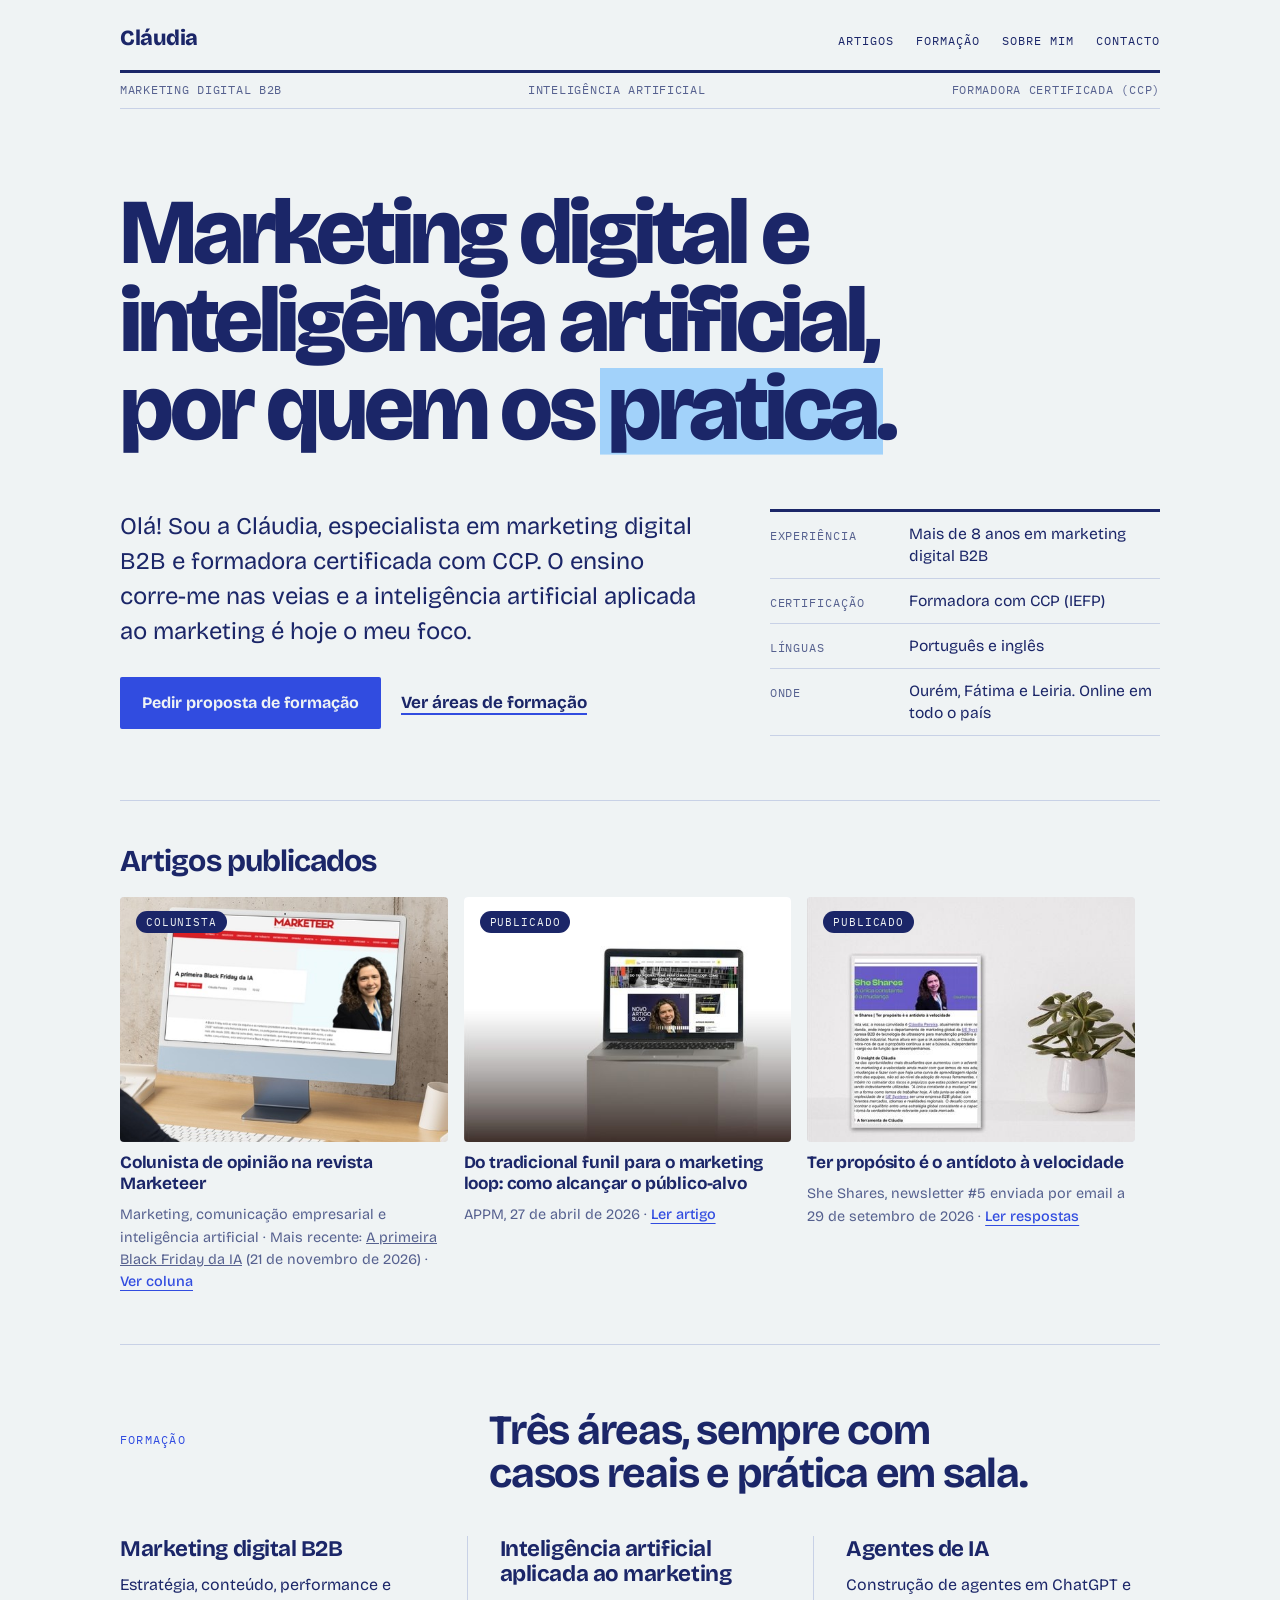
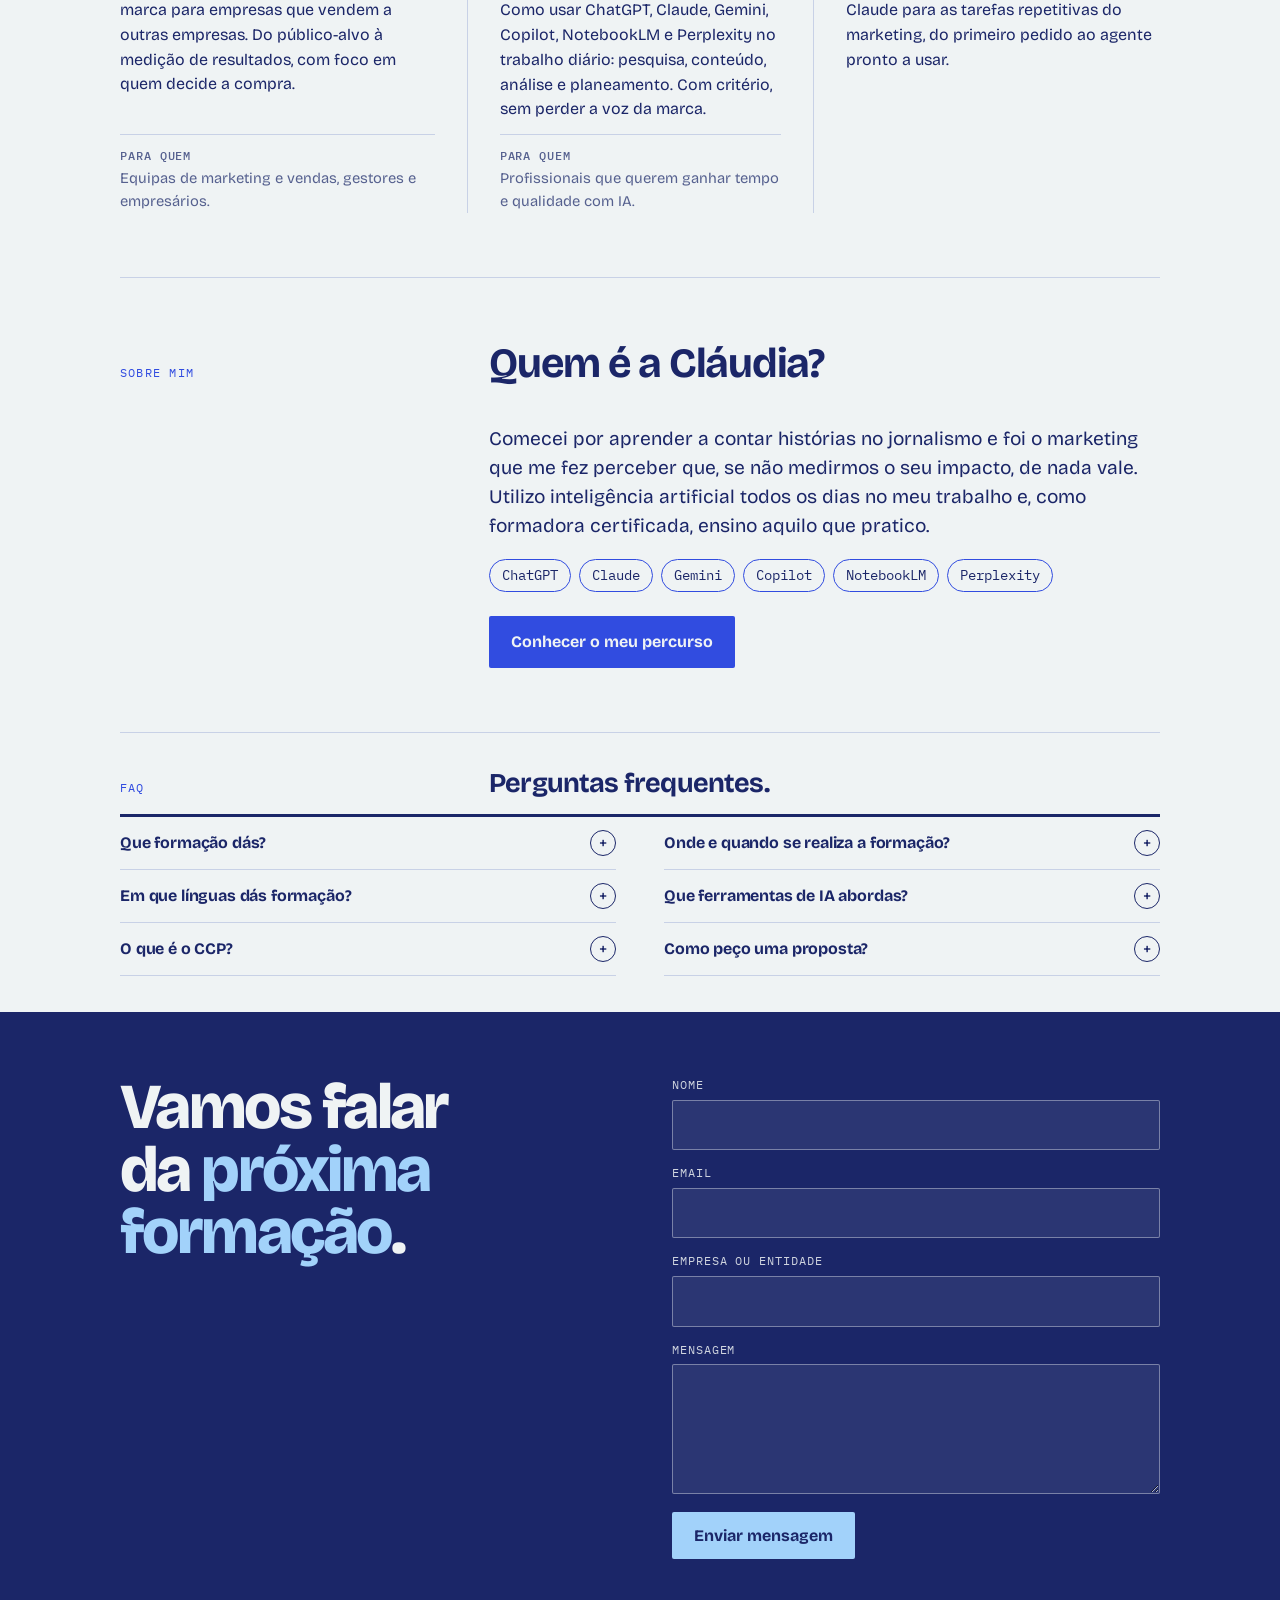
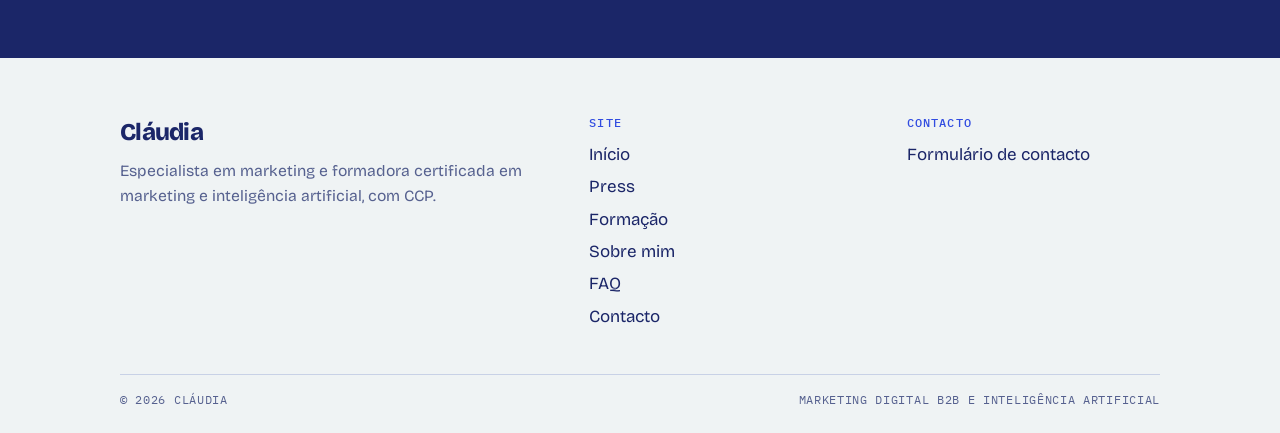
<file: index.html>
<!DOCTYPE html>
<html lang="pt-PT">
<head>
<meta charset="utf-8">
<meta name="viewport" content="width=device-width, initial-scale=1">
<title>Cláudia, Marketing B2B e IA</title>
<meta name="description" content="Cláudia, especialista em marketing digital B2B e formadora certificada (CCP). Formação em marketing B2B, inteligência artificial aplicada ao marketing e agentes de IA. Ourém, Fátima, Leiria e online.">
<meta property="og:type" content="website">
<meta property="og:locale" content="pt_PT">
<meta property="og:title" content="Cláudia, Marketing B2B e IA">
<meta property="og:description" content="Especialista em marketing digital B2B e formadora certificada. Formação em marketing B2B, inteligência artificial e agentes de IA.">
<link rel="canonical" href="https://claudiathemarketeer.netlify.app/">
<meta name="robots" content="index,follow,max-image-preview:large">
<meta name="author" content="Cláudia">
<meta property="og:url" content="https://claudiathemarketeer.netlify.app/">
<meta property="og:site_name" content="Cláudia">
<meta property="og:image" content="https://claudiathemarketeer.netlify.app/images/og-cover.jpg">
<meta property="og:image:width" content="1200">
<meta property="og:image:height" content="630">
<meta property="og:image:alt" content="Cláudia, marketing digital B2B e IA">
<meta name="twitter:card" content="summary_large_image">
<meta name="theme-color" content="#1B2668">
<link rel="alternate" type="text/plain" href="https://claudiathemarketeer.netlify.app/llms.txt" title="llms.txt">
<link rel="icon" href="favicon.svg" type="image/svg+xml">
<link rel="preconnect" href="https://fonts.googleapis.com">
<link rel="preconnect" href="https://fonts.gstatic.com" crossorigin>
<link href="https://fonts.googleapis.com/css2?family=Bricolage+Grotesque:opsz,wght@12..96,400;12..96,500;12..96,700;12..96,800&family=IBM+Plex+Mono:wght@400;500&display=swap" rel="stylesheet">
<link rel="stylesheet" href="style.css">
<script type="application/ld+json">{"@context": "https://schema.org", "@graph": [{"@type": "Person", "@id": "https://claudiathemarketeer.netlify.app/#claudia", "name": "Cláudia", "url": "https://claudiathemarketeer.netlify.app/", "image": "https://claudiathemarketeer.netlify.app/images/claudia-pereira.jpg", "jobTitle": "Especialista em marketing digital B2B e formadora certificada (CCP)", "worksFor": {"@type": "Organization", "name": "UE Systems"}, "address": {"@type": "PostalAddress", "addressLocality": "Ourém", "addressCountry": "PT"}, "knowsLanguage": ["pt", "en"], "description": "Especialista em marketing digital B2B, com foco em marca e performance, formadora de inteligência artificial aplicada ao marketing e colunista de opinião na revista Marketeer.", "sameAs": ["https://marketeer.sapo.pt/colunista/claudia-pereira/"], "knowsAbout": ["Marketing digital B2B", "Comunicação empresarial", "Inteligência artificial aplicada ao marketing"]}, {"@type": "WebSite", "@id": "https://claudiathemarketeer.netlify.app/#website", "url": "https://claudiathemarketeer.netlify.app/", "name": "Cláudia", "inLanguage": "pt-PT", "publisher": {"@id": "https://claudiathemarketeer.netlify.app/#claudia"}}, {"@type": "WebPage", "@id": "https://claudiathemarketeer.netlify.app/#webpage", "url": "https://claudiathemarketeer.netlify.app/", "name": "Cláudia, Marketing B2B e IA", "isPartOf": {"@id": "https://claudiathemarketeer.netlify.app/#website"}, "about": {"@id": "https://claudiathemarketeer.netlify.app/#claudia"}, "primaryImageOfPage": "https://claudiathemarketeer.netlify.app/images/og-cover.jpg", "inLanguage": "pt-PT"}, {"@type": "ProfessionalService", "name": "Formação em marketing digital B2B e IA", "provider": {"@id": "https://claudiathemarketeer.netlify.app/#claudia"}, "areaServed": ["Ourém", "Fátima", "Leiria", "Portugal", "Europa"], "serviceType": ["Formação em marketing digital B2B", "Formação em inteligência artificial aplicada ao marketing", "Formação em agentes de IA"]}, {"@type": "OpinionNewsArticle", "headline": "A primeira Black Friday da IA", "url": "https://marketeer.sapo.pt/a-primeira-black-friday-da-ia/", "datePublished": "2026-11-21", "inLanguage": "pt-PT", "author": {"@id": "https://claudiathemarketeer.netlify.app/#claudia"}, "publisher": {"@type": "Organization", "name": "Marketeer", "url": "https://marketeer.sapo.pt/"}}]}</script>
</head>
<body>
<div class="wrap">
  <header>
    <div class="masthead">
      <a class="name" href="#topo">Cláudia</a>
      <nav class="nav" aria-label="Secções">
        <a href="#artigos">Artigos</a>
        <a href="#formacao">Formação</a>
        <a href="sobre-mim.html">Sobre mim</a>
        <a href="#contacto">Contacto</a>
      </nav>
    </div>
    <div class="dateline">
      <span>Marketing digital B2B</span>
      <span>Inteligência artificial</span>
      <span>Formadora certificada (CCP)</span>
    </div>
  </header>

  <main id="topo">
    <div class="hero">
      <h1>Marketing digital e inteligência artificial, por quem os <mark>pratica</mark>.</h1>
      <div class="hero-grid">
        <div>
          <p class="lead">Olá! Sou a Cláudia, especialista em marketing digital B2B e formadora certificada com CCP. O ensino corre-me nas veias e a inteligência artificial aplicada ao marketing é hoje o meu foco.</p>
          <div class="actions">
            <a class="btn" href="#contacto">Pedir proposta de formação</a>
            <a class="link" href="#formacao">Ver áreas de formação</a>
          </div>
        </div>
        <div class="side">
        <dl class="ficha">
          <div><dt>Experiência</dt><dd>Mais de 8 anos em marketing digital B2B</dd></div>
          <div><dt>Certificação</dt><dd>Formadora com CCP (IEFP)</dd></div>
          <div><dt>Línguas</dt><dd>Português e inglês</dd></div>
          <div><dt>Onde</dt><dd>Ourém, Fátima e Leiria. Online em todo o país</dd></div>
        </dl>
        </div>
      </div>
    </div>

    <section id="artigos" aria-labelledby="art-t">
      <div class="art-head">
        <h2 id="art-t">Artigos publicados</h2>
        <div class="art-nav" id="art-nav" hidden>
          <button type="button" id="art-prev" aria-label="Artigos anteriores">&larr;</button>
          <button type="button" id="art-next" aria-label="Artigos seguintes">&rarr;</button>
        </div>
      </div>
      <ul class="track" id="art-track" tabindex="0" aria-label="Artigos publicados">
        <li class="card">
          <div class="cover photo"><span class="pill out">Colunista</span><img src="images/marketeer-colunista.jpg" alt="Cláudia, colunista de opinião na revista Marketeer" width="480" height="360" loading="lazy"></div>
          <b><a href="https://marketeer.sapo.pt/colunista/claudia-pereira/">Colunista de opinião na revista Marketeer</a></b>
          <span class="meta">Marketing, comunicação empresarial e inteligência artificial · Mais recente: <a href="https://marketeer.sapo.pt/a-primeira-black-friday-da-ia/">A primeira Black Friday da IA</a> (21 de novembro de 2026) · <a class="read" href="https://marketeer.sapo.pt/colunista/claudia-pereira/">Ver coluna</a></span>
        </li>
        <li class="card">
          <div class="cover photo"><span class="pill out">Publicado</span><img src="images/artigo-appm.jpg" alt="Artigo no blogue da APPM aberto num portátil" width="480" height="360"></div>
          <b><a href="https://appm.pt/marketing-loop-publico-alvo/">Do tradicional funil para o marketing loop: como alcançar o público-alvo</a></b>
          <span class="meta">APPM, 27 de abril de 2026 · <a class="read" href="https://appm.pt/marketing-loop-publico-alvo/">Ler artigo</a></span>
        </li>
        <li class="card">
          <div class="cover photo"><span class="pill out">Publicado</span><img src="images/she-shares.jpg" alt="Edição da newsletter She Shares com Cláudia" width="480" height="360"></div>
          <b><a href="she-shares-5.html">Ter propósito é o antídoto à velocidade</a></b>
          <span class="meta">She Shares, newsletter #5 enviada por email a 29 de setembro de 2026 · <a class="read" href="she-shares-5.html">Ler respostas</a></span>
        </li>
      </ul>
    </section>

    <section id="formacao">
      <div class="sec-head">
        <span class="kicker">Formação</span>
        <h2>Três áreas, sempre com casos reais e prática em sala.</h2>
      </div>
      <div class="cols">
        <article class="col">
          <h3>Marketing digital B2B</h3>
          <p>Estratégia, conteúdo, performance e marca para empresas que vendem a outras empresas. Do público-alvo à medição de resultados, com foco em quem decide a compra.</p>
          <p class="for"><b>Para quem</b>Equipas de marketing e vendas, gestores e empresários.</p>
        </article>
        <article class="col">
          <h3>Inteligência artificial aplicada ao marketing</h3>
          <p>Como usar ChatGPT, Claude, Gemini, Copilot, NotebookLM e Perplexity no trabalho diário: pesquisa, conteúdo, análise e planeamento. Com critério, sem perder a voz da marca.</p>
          <p class="for"><b>Para quem</b>Profissionais que querem ganhar tempo e qualidade com IA.</p>
        </article>
        <article class="col">
          <h3>Agentes de IA</h3>
          <p>Construção de agentes em ChatGPT e Claude para as tarefas repetitivas do marketing, do primeiro pedido ao agente pronto a usar.</p>
        </article>
      </div>
    </section>

    <section id="sobre">
      <div class="sec-head">
        <span class="kicker">Sobre mim</span>
        <h2>Quem é a Cláudia?</h2>
      </div>
      <div class="about">
        <div class="about-text">
          <p>Comecei por aprender a contar histórias no jornalismo e foi o marketing que me fez perceber que, se não medirmos o seu impacto, de nada vale. Utilizo inteligência artificial todos os dias no meu trabalho e, como formadora certificada, ensino aquilo que pratico.</p>
          <ul class="chips" aria-label="Ferramentas de IA">
            <li>ChatGPT</li><li>Claude</li><li>Gemini</li><li>Copilot</li><li>NotebookLM</li><li>Perplexity</li>
          </ul>
          <div class="actions"><a class="btn" href="sobre-mim.html">Conhecer o meu percurso</a></div>
        </div>
      </div>
    </section>

    <section id="faq" aria-labelledby="faq-t">
      <div class="sec-head">
        <span class="kicker">FAQ</span>
        <h2 id="faq-t">Perguntas frequentes.</h2>
      </div>
      <div class="faq">
        <details class="qa">
          <summary>Que formação dás?</summary>
          <p>Dou formação em três áreas: marketing digital B2B, inteligência artificial aplicada ao marketing e agentes de IA. Cada formação parte de casos reais e tem prática em sala.</p>
        </details>
        <details class="qa">
          <summary>Onde e quando se realiza a formação?</summary>
          <p>Presencialmente em Ourém, Fátima e Leiria, ou em live training online para todo o país. Os horários são pós-laborais e/ou ao fim de semana.</p>
        </details>
        <details class="qa">
          <summary>Em que línguas dás formação?</summary>
          <p>Em português e em inglês.</p>
        </details>
        <details class="qa">
          <summary>Que ferramentas de IA abordas?</summary>
          <p>ChatGPT, Claude, Gemini, Copilot, NotebookLM e Perplexity. Nos agentes de IA, trabalho com ChatGPT e Claude.</p>
        </details>
        <details class="qa">
          <summary>O que é o CCP?</summary>
          <p>É o Certificado de Competências Pedagógicas, emitido pelo IEFP, que habilita a dar formação profissional. Tenho-o e é por ele que me apresento como formadora certificada.</p>
        </details>
        <details class="qa">
          <summary>Como peço uma proposta?</summary>
          <p>Preenche o formulário de contacto mais abaixo, com o nome, o email, a empresa ou entidade e a mensagem. Se já souberes o tema, o número de participantes e as datas, indica-os na mensagem.</p>
        </details>
      </div>
    </section>
  </main>
</div>

<section class="contact" id="contacto">
  <div class="wrap">
    <div>
      <h2>Vamos falar da <em>próxima formação</em>.</h2>
    </div>
    <form class="cform" id="contact-form" name="contacto" method="post" action="https://formsubmit.co/claudiathemarketeer@gmail.com" novalidate>
      <input type="hidden" name="_subject" value="Novo contacto pelo site">
      <input type="hidden" name="_template" value="table">
      <input type="hidden" name="_captcha" value="false">
      <input type="text" name="_honey" style="display:none" tabindex="-1" autocomplete="off">
      <div class="field">
        <label for="cf-nome">Nome</label>
        <input id="cf-nome" name="nome" type="text" autocomplete="name" required>
      </div>
      <div class="field">
        <label for="cf-email">Email</label>
        <input id="cf-email" name="email" type="email" autocomplete="email" required>
      </div>
      <div class="field">
        <label for="cf-org">Empresa ou entidade</label>
        <input id="cf-org" name="entidade" type="text" autocomplete="organization" required>
      </div>
      <div class="field">
        <label for="cf-msg">Mensagem</label>
        <textarea id="cf-msg" name="mensagem" rows="4" required></textarea>
      </div>
      <button class="btn-send" type="submit" id="cf-send">Enviar mensagem</button>
      <p class="cform-status" id="cf-status" role="status" aria-live="polite"></p>
    </form>
  </div>
</section>

<div class="wrap">
  <footer>
    <div class="foot-grid">
      <div>
        <div class="foot-name">Cláudia</div>
        <p>Especialista em marketing e formadora certificada em marketing e inteligência artificial, com CCP.</p>
      </div>
      <nav aria-label="Rodapé">
        <h3>Site</h3>
        <ul>
          <li><a href="#topo">Início</a></li>
          <li><a href="#artigos">Press</a></li>
          <li><a href="#formacao">Formação</a></li>
          <li><a href="sobre-mim.html">Sobre mim</a></li>
          <li><a href="#faq">FAQ</a></li>
          <li><a href="#contacto">Contacto</a></li>
        </ul>
      </nav>
      <div>
        <h3>Contacto</h3>
        <ul>
          <li><a href="#contacto">Formulário de contacto</a></li>
        </ul>
      </div>
    </div>
    <div class="foot-base">
      <span>© 2026 Cláudia</span>
      <span>Marketing digital B2B e inteligência artificial</span>
    </div>
  </footer>
</div>
<script>
(function () {
  var track = document.getElementById('art-track');
  var nav = document.getElementById('art-nav');
  if (!track || !nav) return;
  function step(dir) {
    var card = track.querySelector('.card');
    var w = card ? card.getBoundingClientRect().width + 16 : 300;
    track.scrollBy({ left: dir * w, behavior: 'smooth' });
  }
  function check() { nav.hidden = track.scrollWidth <= track.clientWidth + 2; }
  document.getElementById('art-prev').addEventListener('click', function () { step(-1); });
  document.getElementById('art-next').addEventListener('click', function () { step(1); });
  window.addEventListener('resize', check);
  check();
})();
(function () {
  var form = document.getElementById('contact-form');
  var status = document.getElementById('cf-status');
  if (!form) return;
  form.addEventListener('submit', function (e) {
    e.preventDefault();
    var missing = ['cf-nome', 'cf-email', 'cf-org', 'cf-msg'].filter(function (id) { return !document.getElementById(id).value.trim(); });
    if (missing.length) {
      status.textContent = 'Falta preencher todos os campos.';
      document.getElementById(missing[0]).focus();
      return;
    }
    status.textContent = 'A enviar...';
    var data = new FormData(form);
    data.append('_replyto', document.getElementById('cf-email').value);
    fetch('https://formsubmit.co/ajax/claudiathemarketeer@gmail.com', { method: 'POST', headers: { 'Accept': 'application/json' }, body: data })
      .then(function (r) { return r.json(); })
      .then(function (j) { if (String(j.success) !== 'true') throw 0; form.reset(); status.textContent = 'Mensagem enviada. Respondo em breve.'; })
      .catch(function () { status.textContent = 'Não foi possível enviar. Tenta mais tarde.'; });
  });
})();
</script>
<script type="application/ld+json">{"@context": "https://schema.org", "@type": "FAQPage", "mainEntity": [{"@type": "Question", "name": "Que formação dás?", "acceptedAnswer": {"@type": "Answer", "text": "Dou formação em três áreas: marketing digital B2B, inteligência artificial aplicada ao marketing e agentes de IA. Cada formação parte de casos reais e tem prática em sala."}}, {"@type": "Question", "name": "Onde e quando se realiza a formação?", "acceptedAnswer": {"@type": "Answer", "text": "Presencialmente em Ourém, Fátima e Leiria, ou em live training online para todo o país. Os horários são pós-laborais e/ou ao fim de semana."}}, {"@type": "Question", "name": "Em que línguas dás formação?", "acceptedAnswer": {"@type": "Answer", "text": "Em português e em inglês."}}, {"@type": "Question", "name": "Que ferramentas de IA abordas?", "acceptedAnswer": {"@type": "Answer", "text": "ChatGPT, Claude, Gemini, Copilot, NotebookLM e Perplexity. Nos agentes de IA, trabalho com ChatGPT e Claude."}}, {"@type": "Question", "name": "O que é o CCP?", "acceptedAnswer": {"@type": "Answer", "text": "É o Certificado de Competências Pedagógicas, emitido pelo IEFP, que habilita a dar formação profissional. Tenho-o e é por ele que me apresento como formadora certificada."}}, {"@type": "Question", "name": "Como peço uma proposta?", "acceptedAnswer": {"@type": "Answer", "text": "Preenche o formulário de contacto mais abaixo, com o nome, o email, a empresa ou entidade e a mensagem. Se já souberes o tema, o número de participantes e as datas, indica-os na mensagem."}}]}</script>
</body>
</html>
</file>
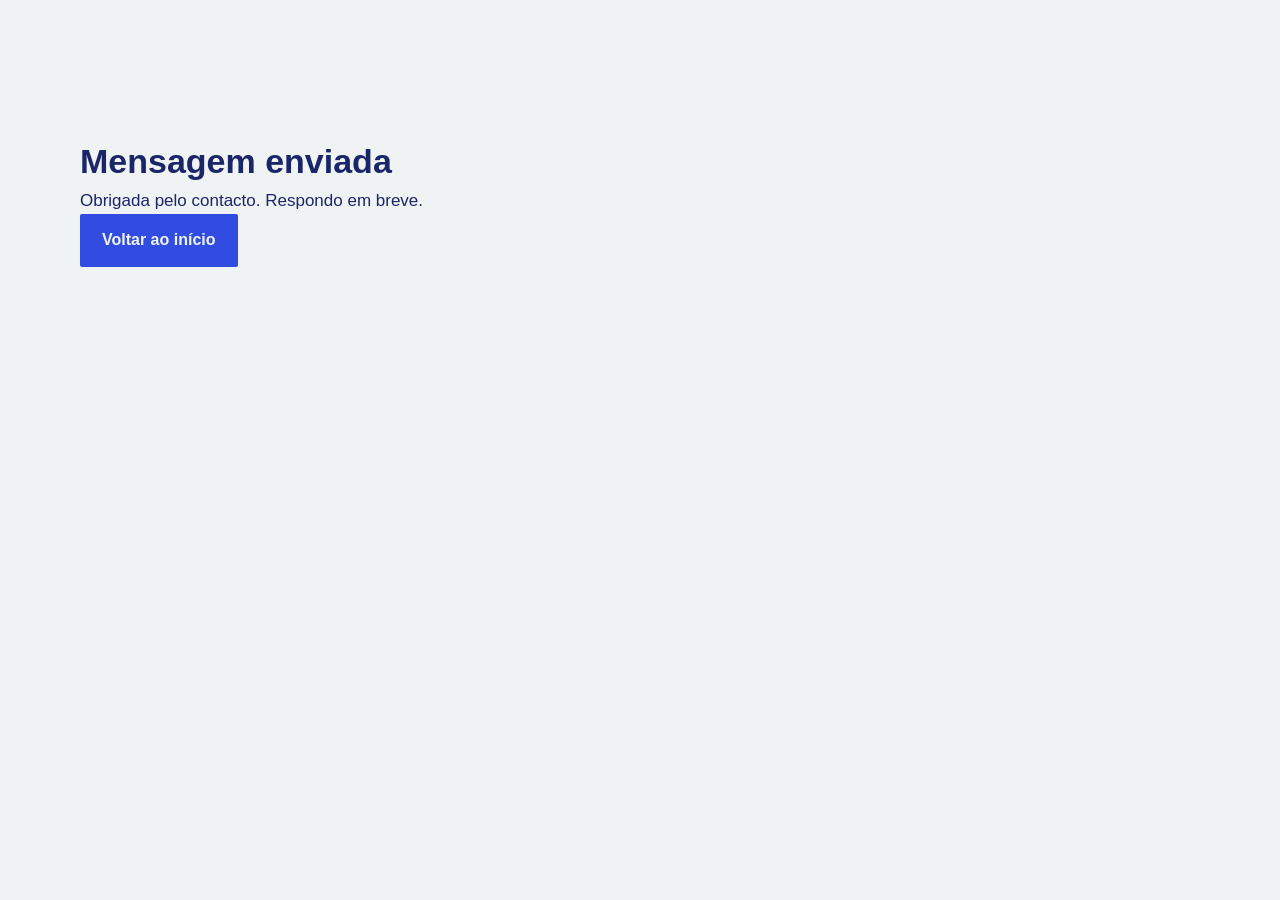
<file: obrigado.html>
<!DOCTYPE html><html lang="pt-PT"><head><meta charset="utf-8"><meta name="viewport" content="width=device-width, initial-scale=1"><title>Mensagem enviada</title><meta name="robots" content="noindex"><link rel="icon" href="favicon.svg" type="image/svg+xml"><link rel="stylesheet" href="style.css"></head><body><div class="wrap" style="padding:15vh 0"><h1>Mensagem enviada</h1><p>Obrigada pelo contacto. Respondo em breve.</p><p><a class="btn" href="index.html">Voltar ao início</a></p></div></body></html>
</file>
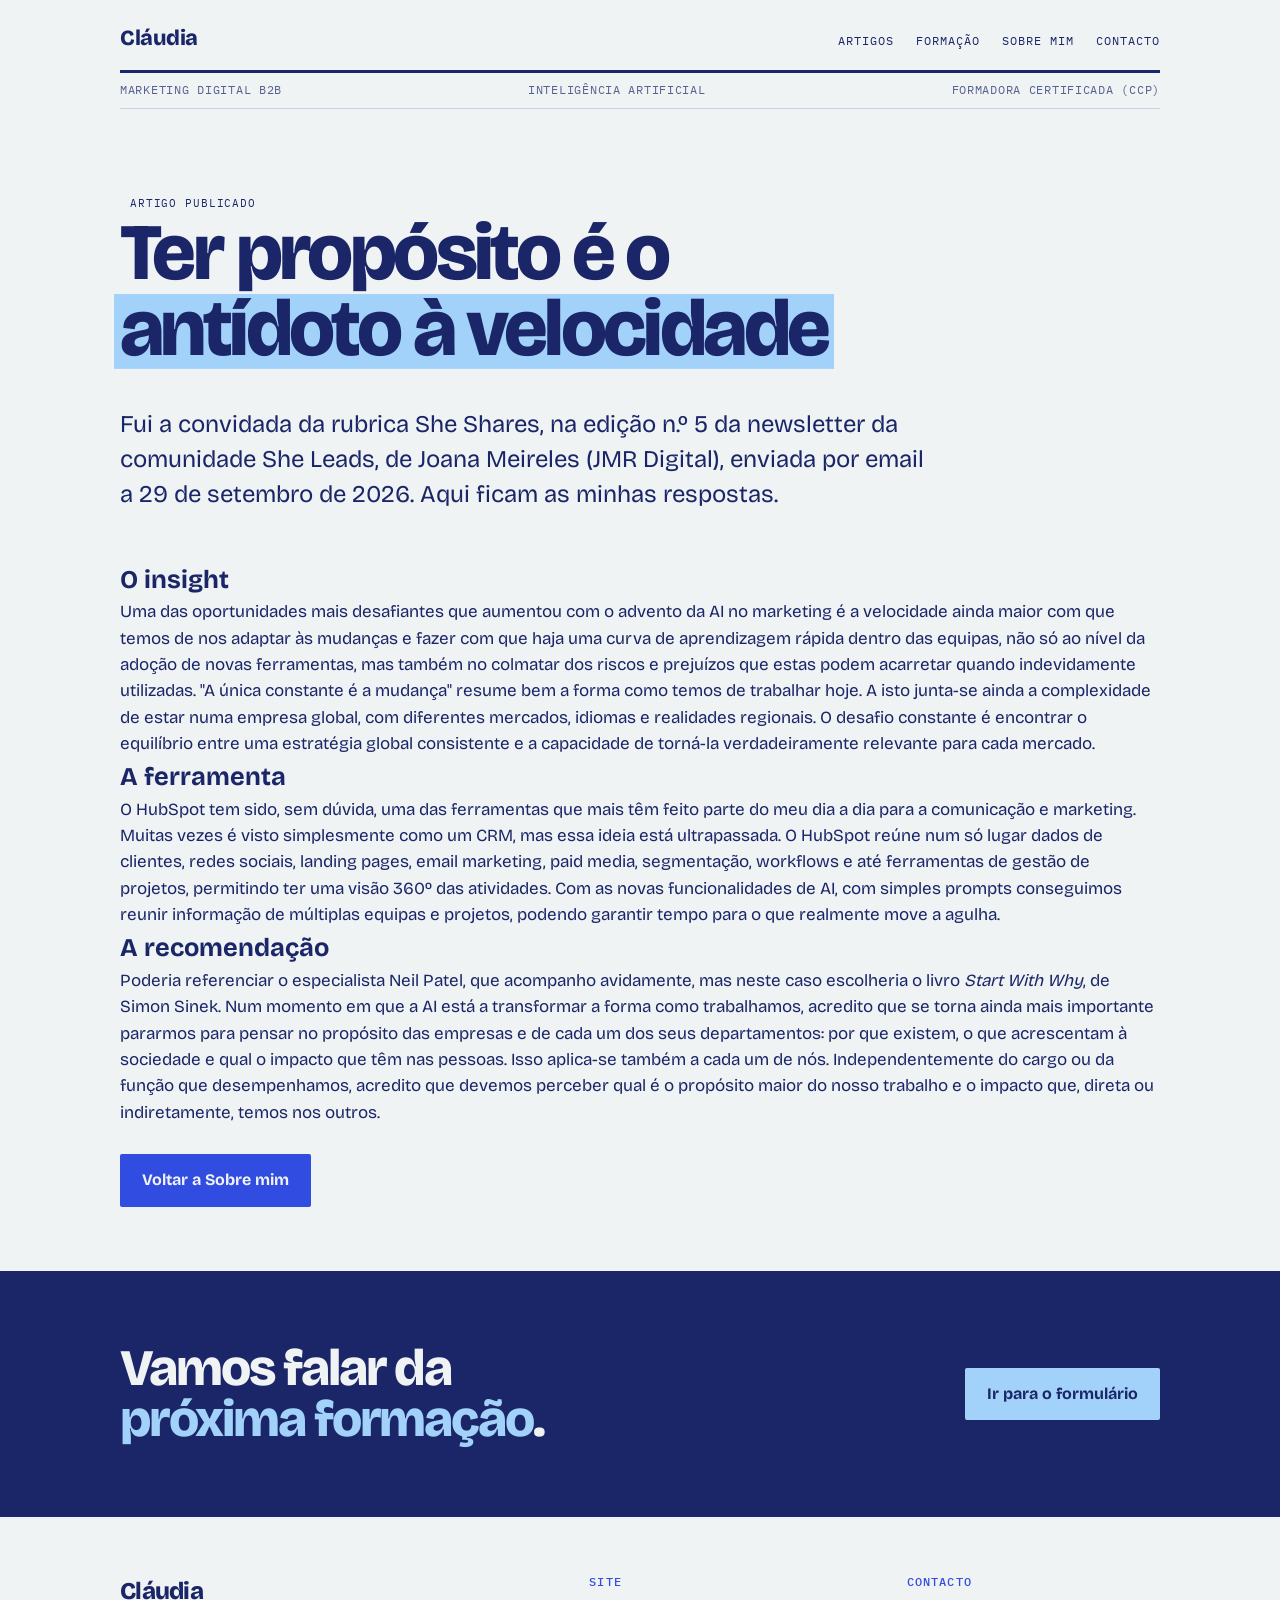
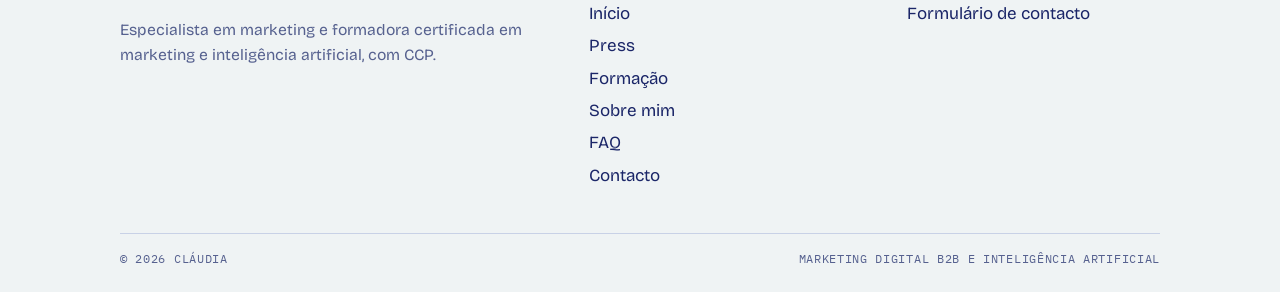
<file: she-shares-5.html>
<!DOCTYPE html>
<html lang="pt-PT">
<head>
<meta charset="utf-8">
<meta name="viewport" content="width=device-width, initial-scale=1">
<title>She Shares #5: ter propósito é o antídoto à velocidade</title>
<meta name="description" content="As minhas respostas na newsletter She Shares #5, da comunidade She Leads, enviada a 29 de setembro de 2026: aprendizagem rápida nas equipas, HubSpot e Start With Why.">
<meta property="og:type" content="article">
<meta property="og:locale" content="pt_PT">
<meta property="og:title" content="She Shares #5: ter propósito é o antídoto à velocidade">
<meta property="og:description" content="As minhas respostas na newsletter She Shares #5, da comunidade She Leads.">
<link rel="canonical" href="https://claudiathemarketeer.netlify.app/she-shares-5.html">
<meta name="robots" content="index,follow,max-image-preview:large">
<meta name="author" content="Cláudia">
<meta property="og:url" content="https://claudiathemarketeer.netlify.app/she-shares-5.html">
<meta property="og:site_name" content="Cláudia">
<meta property="og:image" content="https://claudiathemarketeer.netlify.app/images/og-cover.jpg">
<meta property="og:image:width" content="1200">
<meta property="og:image:height" content="630">
<meta property="og:image:alt" content="Cláudia, marketing digital B2B e IA">
<meta name="twitter:card" content="summary_large_image">
<meta name="theme-color" content="#1B2668">
<link rel="alternate" type="text/plain" href="https://claudiathemarketeer.netlify.app/llms.txt" title="llms.txt">
<link rel="icon" href="favicon.svg" type="image/svg+xml">
<link rel="preconnect" href="https://fonts.googleapis.com">
<link rel="preconnect" href="https://fonts.gstatic.com" crossorigin>
<link href="https://fonts.googleapis.com/css2?family=Bricolage+Grotesque:opsz,wght@12..96,400;12..96,500;12..96,700;12..96,800&family=IBM+Plex+Mono:wght@400;500&display=swap" rel="stylesheet">
<link rel="stylesheet" href="style.css">
<script type="application/ld+json">{"@context": "https://schema.org", "@graph": [{"@type": "Person", "@id": "https://claudiathemarketeer.netlify.app/#claudia", "name": "Cláudia", "url": "https://claudiathemarketeer.netlify.app/"}, {"@type": "WebPage", "@id": "https://claudiathemarketeer.netlify.app/she-shares-5.html#webpage", "url": "https://claudiathemarketeer.netlify.app/she-shares-5.html", "name": "She Shares #5: ter propósito é o antídoto à velocidade", "inLanguage": "pt-PT", "about": {"@id": "https://claudiathemarketeer.netlify.app/#claudia"}, "datePublished": "2026-09-29", "isPartOf": {"@type": "WebSite", "url": "https://claudiathemarketeer.netlify.app/", "name": "Cláudia"}}, {"@type": "BreadcrumbList", "itemListElement": [{"@type": "ListItem", "position": 1, "name": "Início", "item": "https://claudiathemarketeer.netlify.app/"}, {"@type": "ListItem", "position": 2, "name": "Artigos", "item": "https://claudiathemarketeer.netlify.app/#artigos"}, {"@type": "ListItem", "position": 3, "name": "She Shares #5", "item": "https://claudiathemarketeer.netlify.app/she-shares-5.html"}]}]}</script>
</head>
<body>
<div class="wrap">
  <header>
    <div class="masthead">
      <a class="name" href="index.html">Cláudia</a>
      <nav class="nav" aria-label="Secções">
        <a href="index.html#artigos">Artigos</a>
        <a href="index.html#formacao">Formação</a>
        <a href="sobre-mim.html">Sobre mim</a>
        <a href="index.html#contacto">Contacto</a>
      </nav>
    </div>
    <div class="dateline">
      <span>Marketing digital B2B</span>
      <span>Inteligência artificial</span>
      <span>Formadora certificada (CCP)</span>
    </div>
  </header>

  <main id="topo">
    <article class="hero a-hero">
      <p class="meta"><span class="pill out">Artigo publicado</span></p>
      <h1>Ter propósito é o <mark>antídoto à velocidade</mark></h1>
      <p class="lead" style="margin:2.5rem 0 3rem">Fui a convidada da rubrica She Shares, na edição n.º 5 da newsletter da comunidade She Leads, de Joana Meireles (JMR Digital), enviada por email a 29 de setembro de 2026. Aqui ficam as minhas respostas.</p>
      <h2>O insight</h2>
      <p>Uma das oportunidades mais desafiantes que aumentou com o advento da AI no marketing é a velocidade ainda maior com que temos de nos adaptar às mudanças e fazer com que haja uma curva de aprendizagem rápida dentro das equipas, não só ao nível da adoção de novas ferramentas, mas também no colmatar dos riscos e prejuízos que estas podem acarretar quando indevidamente utilizadas. "A única constante é a mudança" resume bem a forma como temos de trabalhar hoje. A isto junta-se ainda a complexidade de estar numa empresa global, com diferentes mercados, idiomas e realidades regionais. O desafio constante é encontrar o equilíbrio entre uma estratégia global consistente e a capacidade de torná-la verdadeiramente relevante para cada mercado.</p>
      <h2>A ferramenta</h2>
      <p>O HubSpot tem sido, sem dúvida, uma das ferramentas que mais têm feito parte do meu dia a dia para a comunicação e marketing. Muitas vezes é visto simplesmente como um CRM, mas essa ideia está ultrapassada. O HubSpot reúne num só lugar dados de clientes, redes sociais, landing pages, email marketing, paid media, segmentação, workflows e até ferramentas de gestão de projetos, permitindo ter uma visão 360º das atividades. Com as novas funcionalidades de AI, com simples prompts conseguimos reunir informação de múltiplas equipas e projetos, podendo garantir tempo para o que realmente move a agulha.</p>
      <h2>A recomendação</h2>
      <p>Poderia referenciar o especialista Neil Patel, que acompanho avidamente, mas neste caso escolheria o livro <em>Start With Why</em>, de Simon Sinek. Num momento em que a AI está a transformar a forma como trabalhamos, acredito que se torna ainda mais importante pararmos para pensar no propósito das empresas e de cada um dos seus departamentos: por que existem, o que acrescentam à sociedade e qual o impacto que têm nas pessoas. Isso aplica-se também a cada um de nós. Independentemente do cargo ou da função que desempenhamos, acredito que devemos perceber qual é o propósito maior do nosso trabalho e o impacto que, direta ou indiretamente, temos nos outros.</p>
      <div class="actions"><a class="btn" href="sobre-mim.html">Voltar a Sobre mim</a></div>
    </article>
  </main>
</div>

<section class="cta-band">
  <div class="wrap">
    <h2>Vamos falar da <em>próxima formação</em>.</h2>
    <a class="btn" href="index.html#contacto">Ir para o formulário</a>
  </div>
</section>

<div class="wrap">
  <footer>
    <div class="foot-grid">
      <div>
        <div class="foot-name">Cláudia</div>
        <p>Especialista em marketing e formadora certificada em marketing e inteligência artificial, com CCP.</p>
      </div>
      <nav aria-label="Rodapé">
        <h3>Site</h3>
        <ul>
          <li><a href="index.html">Início</a></li>
          <li><a href="index.html#artigos">Press</a></li>
          <li><a href="index.html#formacao">Formação</a></li>
          <li><a href="sobre-mim.html">Sobre mim</a></li>
          <li><a href="#faq">FAQ</a></li>
          <li><a href="index.html#contacto">Contacto</a></li>
        </ul>
      </nav>
      <div>
        <h3>Contacto</h3>
        <ul>
          <li><a href="index.html#contacto">Formulário de contacto</a></li>
        </ul>
      </div>
    </div>
    <div class="foot-base">
      <span>© 2026 Cláudia</span>
      <span>Marketing digital B2B e inteligência artificial</span>
    </div>
  </footer>
</div>
</body>
</html>
</file>
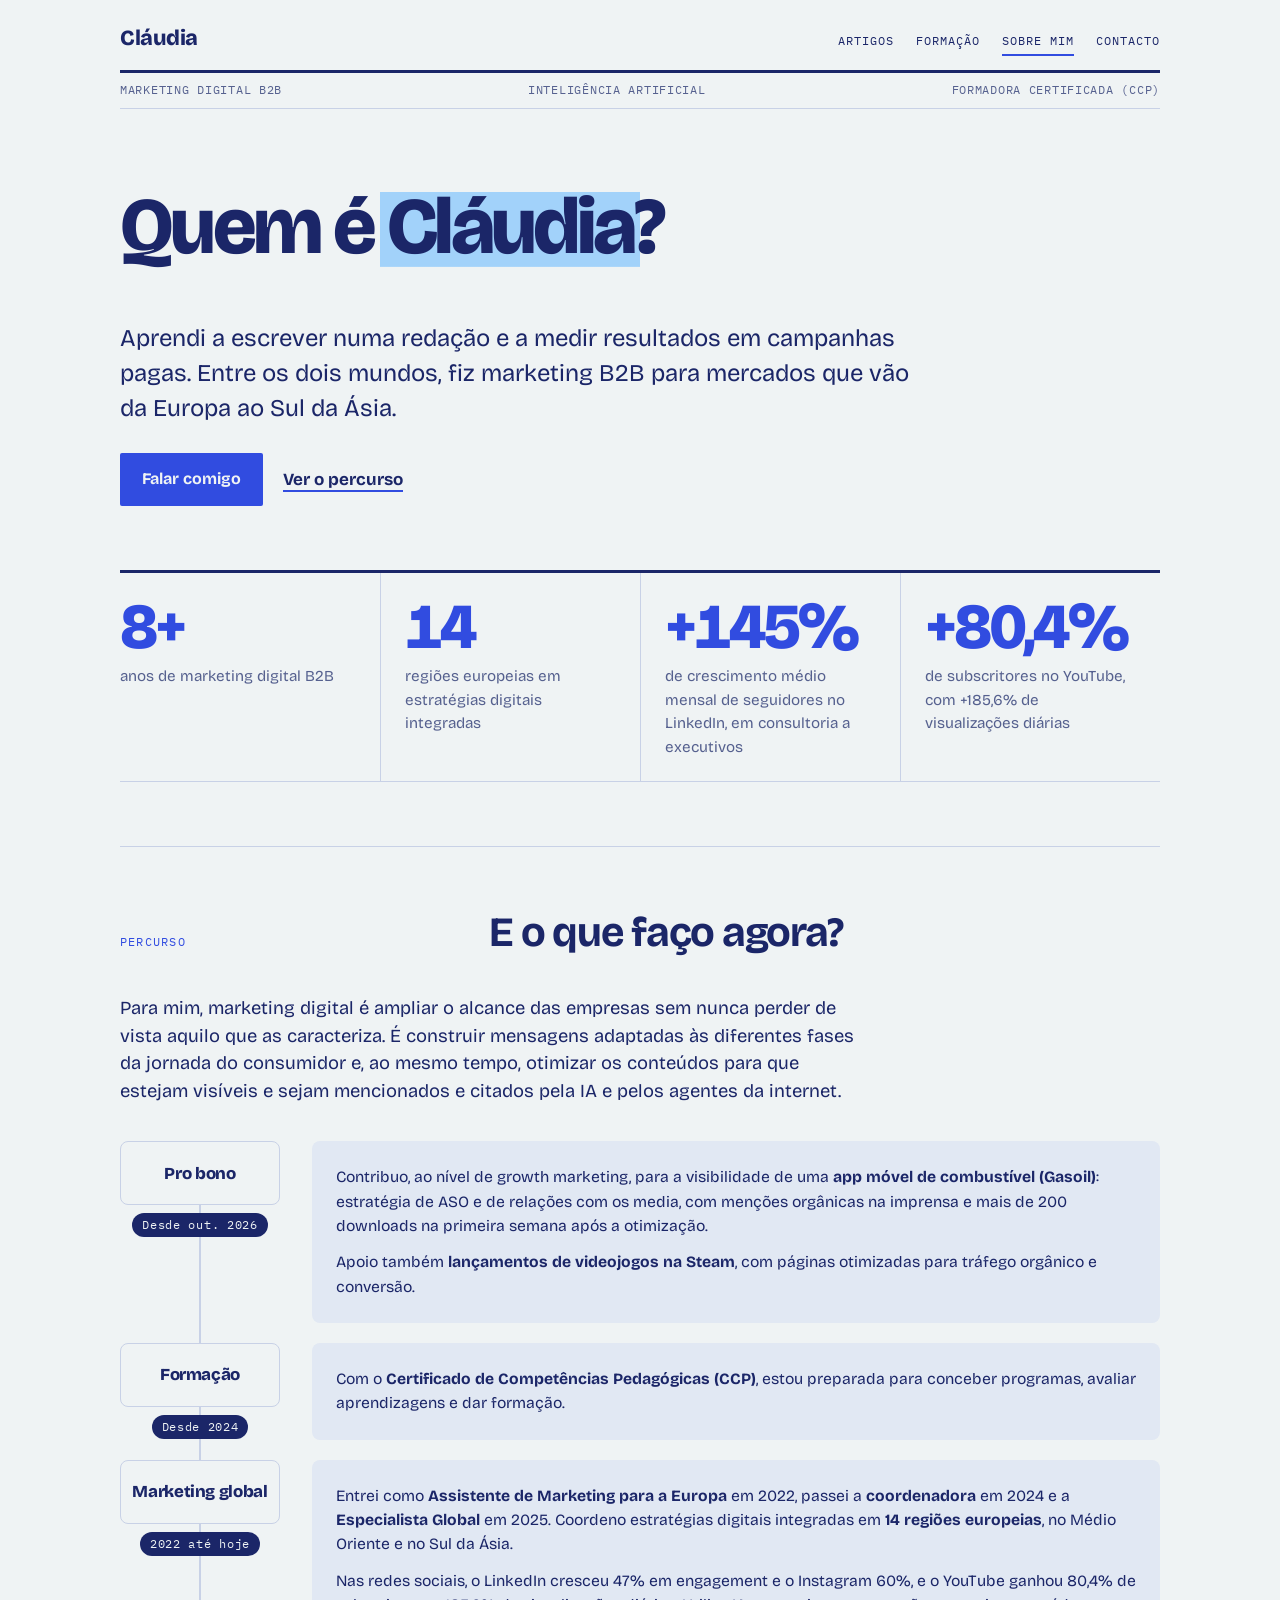
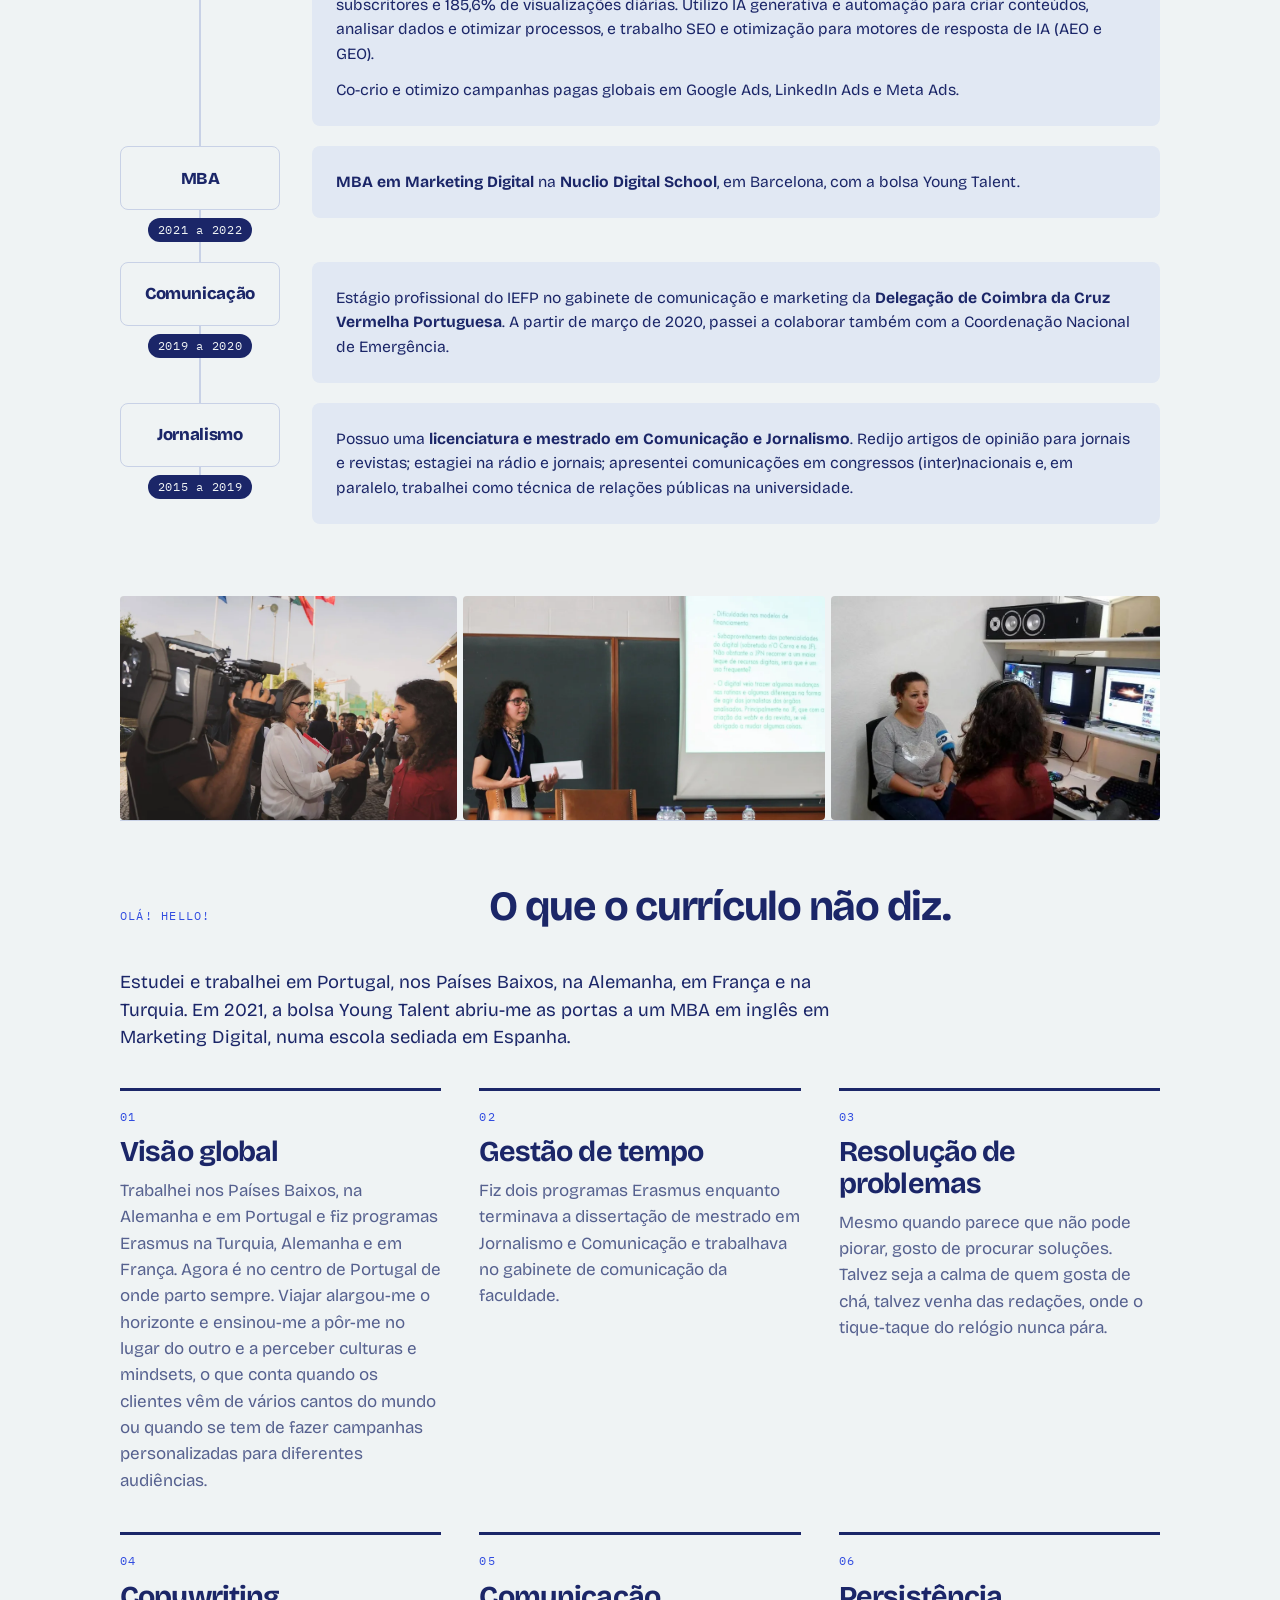
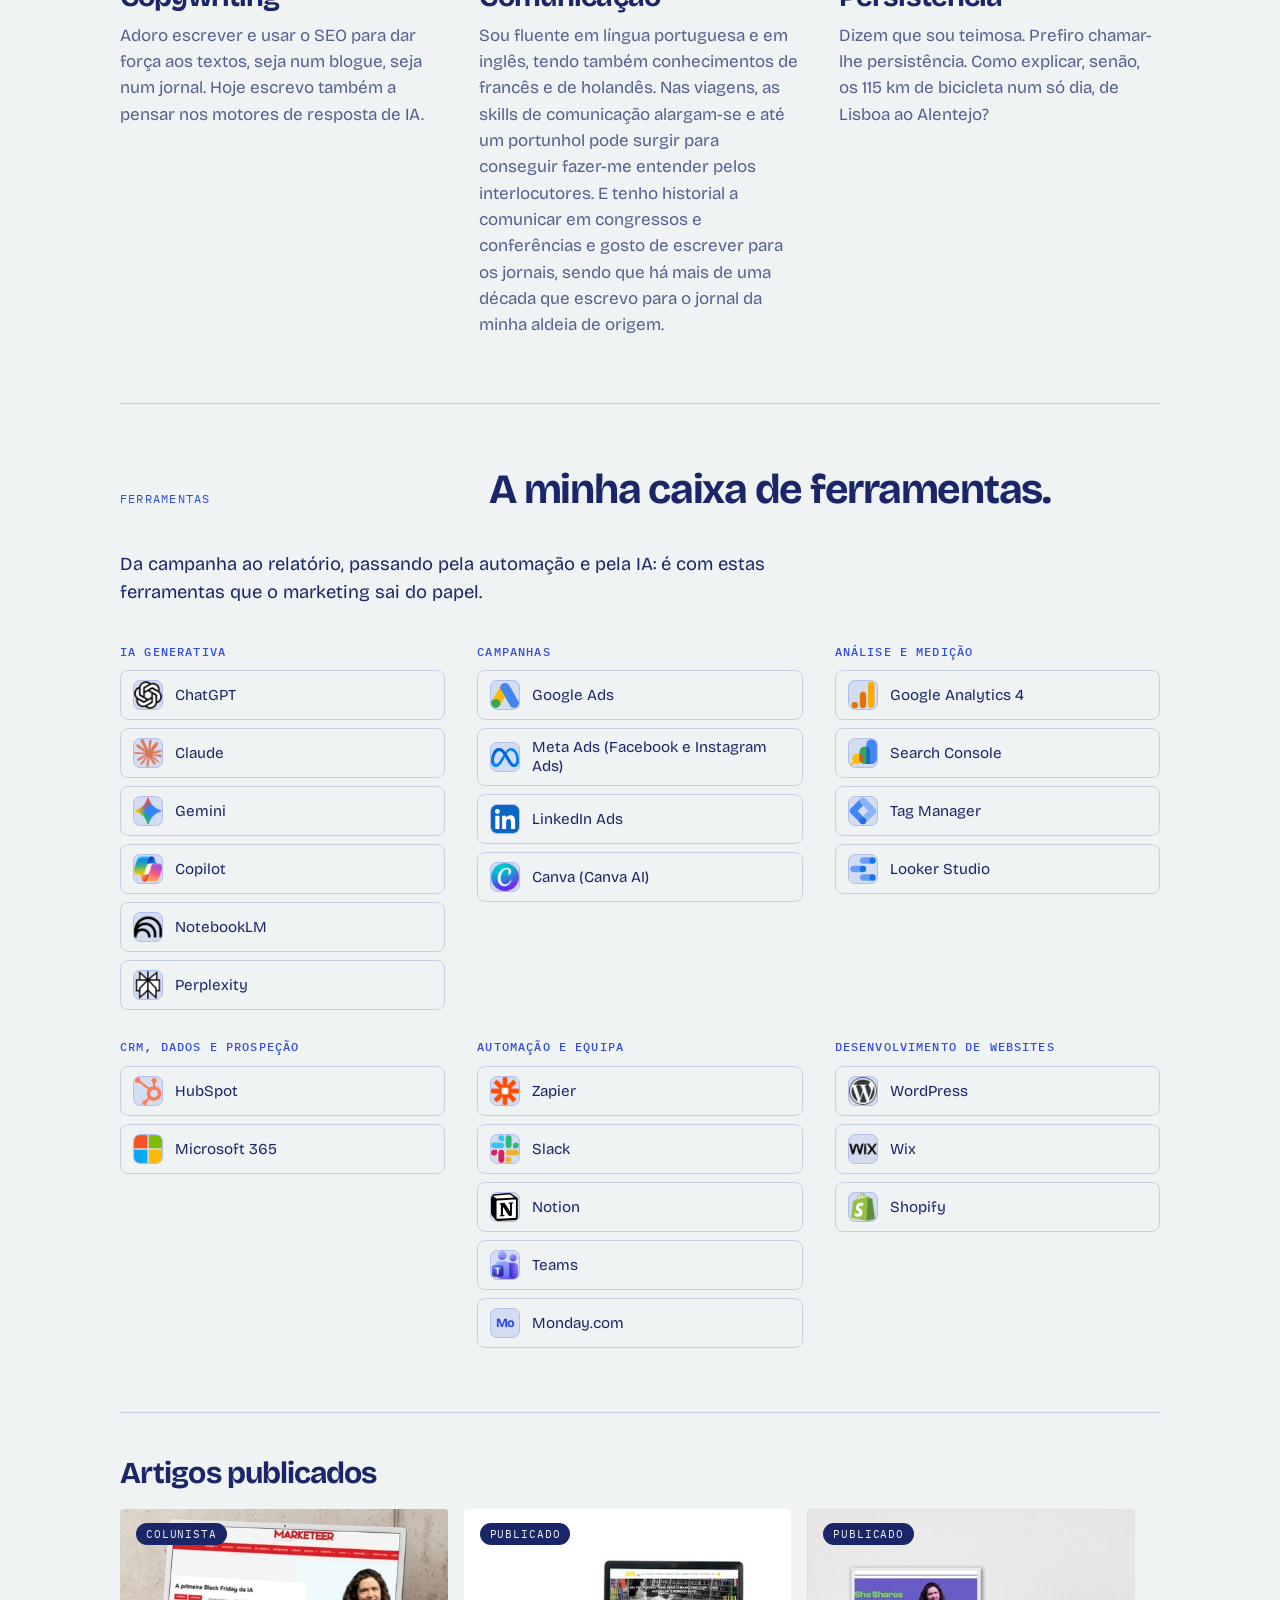
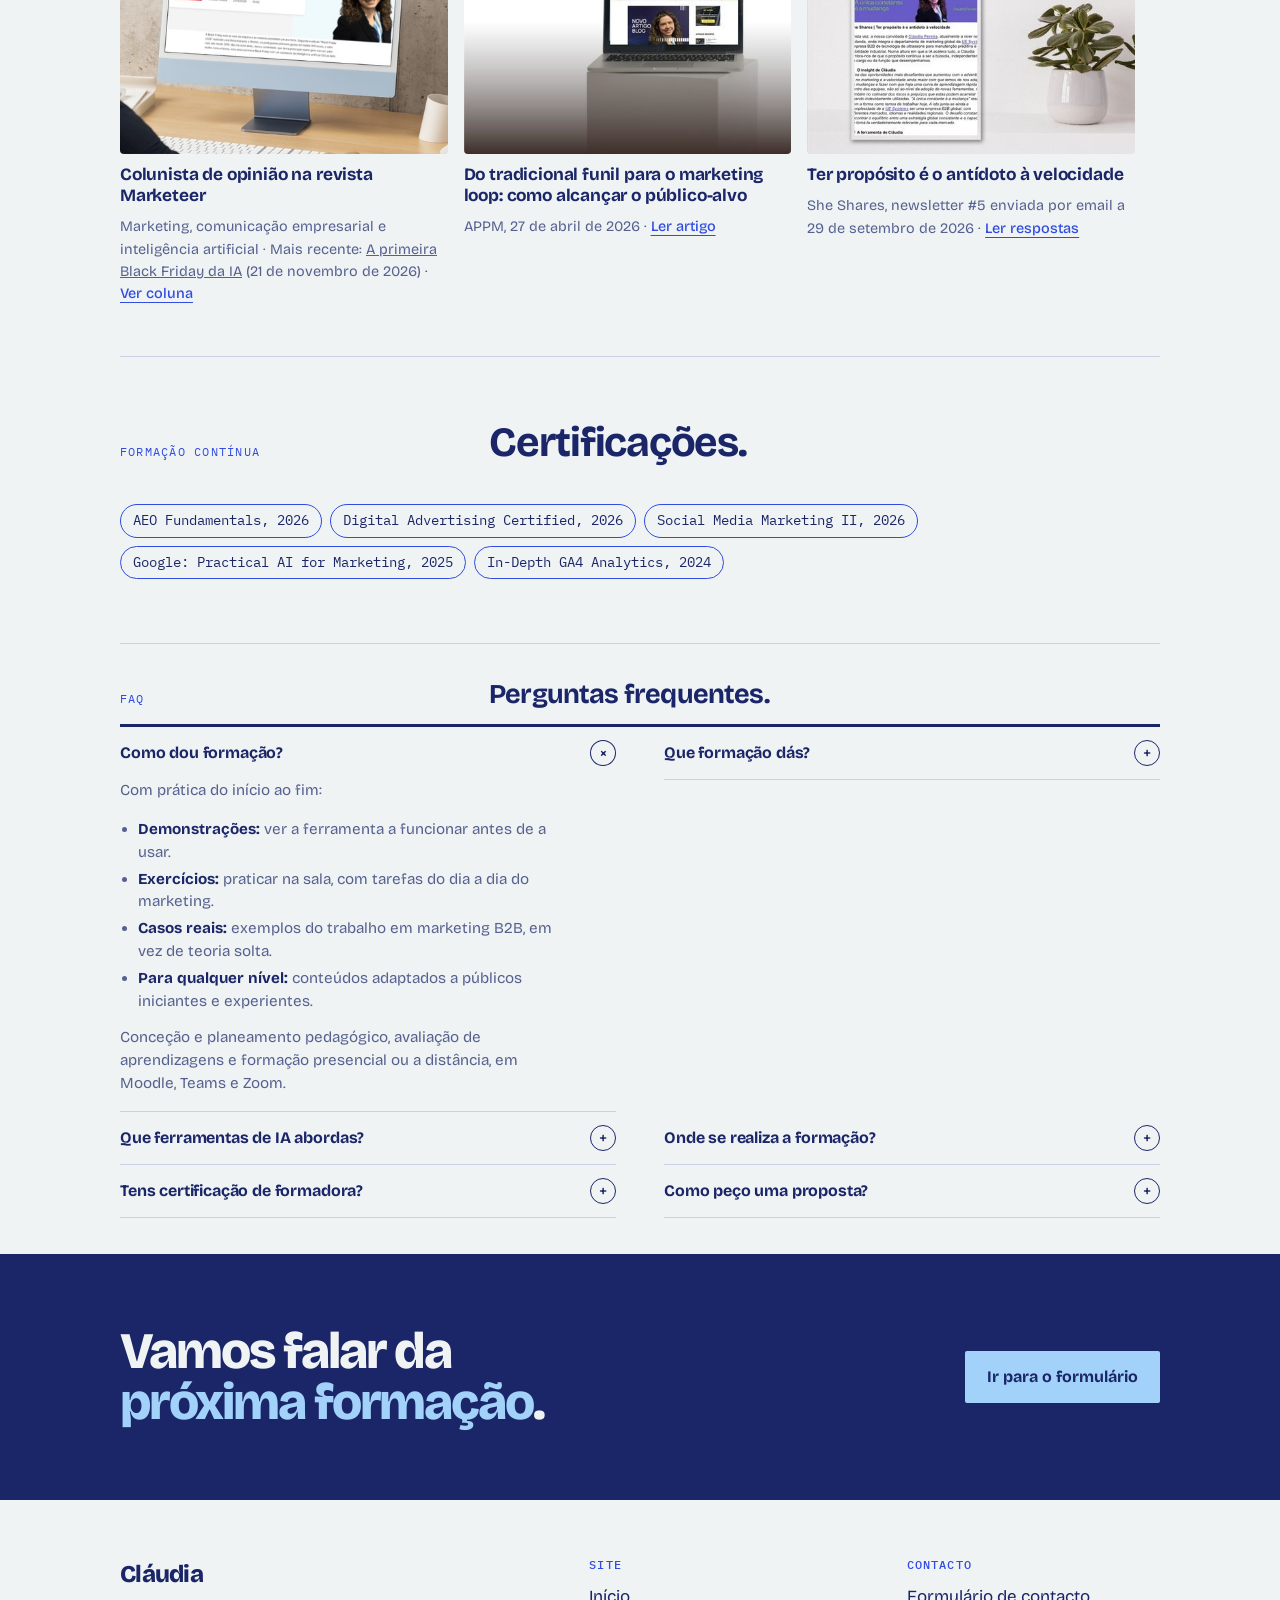
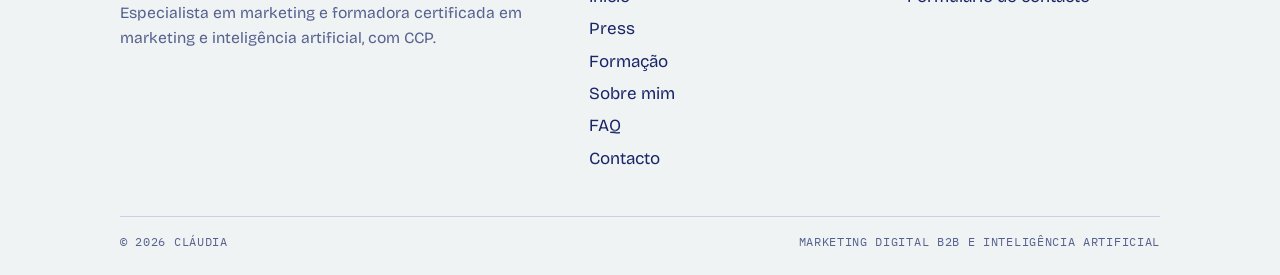
<file: sobre-mim.html>
<!DOCTYPE html>
<html lang="pt-PT">
<head>
<meta charset="utf-8">
<meta name="viewport" content="width=device-width, initial-scale=1">
<title>Sobre Cláudia</title>
<meta name="description" content="Cláudia: do jornalismo ao marketing digital B2B e à formação. Mestre em Comunicação e Jornalismo, MBA em Marketing Digital e formadora certificada (CCP) em inteligência artificial aplicada ao marketing.">
<meta property="og:type" content="profile">
<meta property="og:locale" content="pt_PT">
<meta property="og:title" content="Sobre Cláudia">
<meta property="og:description" content="Do jornalismo ao marketing digital B2B e à formação em inteligência artificial.">
<link rel="canonical" href="https://claudiathemarketeer.netlify.app/sobre-mim.html">
<meta name="robots" content="index,follow,max-image-preview:large">
<meta name="author" content="Cláudia">
<meta property="og:url" content="https://claudiathemarketeer.netlify.app/sobre-mim.html">
<meta property="og:site_name" content="Cláudia">
<meta property="og:image" content="https://claudiathemarketeer.netlify.app/images/og-cover.jpg">
<meta property="og:image:width" content="1200">
<meta property="og:image:height" content="630">
<meta property="og:image:alt" content="Cláudia, marketing digital B2B e IA">
<meta name="twitter:card" content="summary_large_image">
<meta name="theme-color" content="#1B2668">
<link rel="alternate" type="text/plain" href="https://claudiathemarketeer.netlify.app/llms.txt" title="llms.txt">
<link rel="icon" href="favicon.svg" type="image/svg+xml">
<link rel="preconnect" href="https://fonts.googleapis.com">
<link rel="preconnect" href="https://fonts.gstatic.com" crossorigin>
<link href="https://fonts.googleapis.com/css2?family=Bricolage+Grotesque:opsz,wght@12..96,400;12..96,500;12..96,700;12..96,800&family=IBM+Plex+Mono:wght@400;500&display=swap" rel="stylesheet">
<link rel="stylesheet" href="style.css">
<script type="application/ld+json">{"@context": "https://schema.org", "@graph": [{"@type": "Person", "@id": "https://claudiathemarketeer.netlify.app/#claudia", "name": "Cláudia", "url": "https://claudiathemarketeer.netlify.app/", "image": "https://claudiathemarketeer.netlify.app/images/claudia-pereira.jpg", "jobTitle": "Especialista em marketing digital B2B e formadora certificada (CCP)", "worksFor": {"@type": "Organization", "name": "UE Systems"}, "address": {"@type": "PostalAddress", "addressLocality": "Ourém", "addressCountry": "PT"}, "knowsLanguage": ["pt", "en"], "description": "Especialista em marketing digital B2B, com foco em marca e performance, formadora de inteligência artificial aplicada ao marketing e colunista de opinião na revista Marketeer.", "sameAs": ["https://marketeer.sapo.pt/colunista/claudia-pereira/"], "knowsAbout": ["Marketing digital B2B", "Comunicação empresarial", "Inteligência artificial aplicada ao marketing"]}, {"@type": "ProfilePage", "@id": "https://claudiathemarketeer.netlify.app/sobre-mim.html#webpage", "url": "https://claudiathemarketeer.netlify.app/sobre-mim.html", "name": "Sobre Cláudia", "mainEntity": {"@id": "https://claudiathemarketeer.netlify.app/#claudia"}, "inLanguage": "pt-PT"}, {"@type": "BreadcrumbList", "itemListElement": [{"@type": "ListItem", "position": 1, "name": "Início", "item": "https://claudiathemarketeer.netlify.app/"}, {"@type": "ListItem", "position": 2, "name": "Sobre mim", "item": "https://claudiathemarketeer.netlify.app/sobre-mim.html"}]}]}</script>
</head>
<body>
<div class="wrap">
  <header>
    <div class="masthead">
      <a class="name" href="index.html">Cláudia</a>
      <nav class="nav" aria-label="Secções">
        <a href="index.html#artigos">Artigos</a>
        <a href="index.html#formacao">Formação</a>
        <a href="sobre-mim.html" aria-current="page">Sobre mim</a>
        <a href="index.html#contacto">Contacto</a>
      </nav>
    </div>
    <div class="dateline">
      <span>Marketing digital B2B</span>
      <span>Inteligência artificial</span>
      <span>Formadora certificada (CCP)</span>
    </div>
  </header>

  <main id="topo">
    <div class="hero a-hero">
      <h1>Quem é <mark>Cláudia</mark>?</h1>
      <div class="hero-grid" style="grid-template-columns:minmax(0,1fr)">
        <div>
          <p class="lead">Aprendi a escrever numa redação e a medir resultados em campanhas pagas. Entre os dois mundos, fiz marketing B2B para mercados que vão da Europa ao Sul da Ásia.</p>
          <div class="actions">
            <a class="btn" href="index.html#contacto">Falar comigo</a>
            <a class="link" href="#percurso">Ver o percurso</a>
          </div>
        </div>
      </div>
    </div>

    <section aria-label="Em números" style="padding-top:0;border-top:0">
      <ul class="stats">
        <li><b>8+</b><span>anos de marketing digital B2B</span></li>
        <li><b>14</b><span>regiões europeias em estratégias digitais integradas</span></li>
        <li><b>+145%</b><span>de crescimento médio mensal de seguidores no LinkedIn, em consultoria a executivos</span></li>
        <li><b>+80,4%</b><span>de subscritores no YouTube, com +185,6% de visualizações diárias</span></li>
      </ul>
    </section>

    <section id="percurso">
      <div class="sec-head">
        <span class="kicker">Percurso</span>
        <h2>E o que faço agora?</h2>
      </div>
      <p class="lead-sm">Para mim, marketing digital é ampliar o alcance das empresas sem nunca perder de vista aquilo que as caracteriza. É construir mensagens adaptadas às diferentes fases da jornada do consumidor e, ao mesmo tempo, otimizar os conteúdos para que estejam visíveis e sejam mencionados e citados pela IA e pelos agentes da internet.</p>
      <ol class="tl">
        <li>
          <div class="when"><span class="tag">Pro bono</span><span class="date">Desde out. 2026</span></div>
          <div class="what">
          <p>Contribuo, ao nível de growth marketing, para a visibilidade de uma <strong>app móvel de combustível (Gasoil)</strong>: estratégia de ASO e de relações com os media, com menções orgânicas na imprensa e mais de 200 downloads na primeira semana após a otimização.</p>
          <p>Apoio também <strong>lançamentos de videojogos na Steam</strong>, com páginas otimizadas para tráfego orgânico e conversão.</p>
          </div>
        </li>
        <li>
          <div class="when"><span class="tag">Formação</span><span class="date">Desde 2024</span></div>
          <div class="what">
          <p>Com o <strong>Certificado de Competências Pedagógicas (CCP)</strong>, estou preparada para conceber programas, avaliar aprendizagens e dar formação.</p>
          </div>
        </li>
        <li>
          <div class="when"><span class="tag">Marketing global</span><span class="date">2022 até hoje</span></div>
          <div class="what">
          <p>Entrei como <strong>Assistente de Marketing para a Europa</strong> em 2022, passei a <strong>coordenadora</strong> em 2024 e a <strong>Especialista Global</strong> em 2025. Coordeno estratégias digitais integradas em <strong>14 regiões europeias</strong>, no Médio Oriente e no Sul da Ásia.</p>
          <p>Nas redes sociais, o LinkedIn cresceu 47% em engagement e o Instagram 60%, e o YouTube ganhou 80,4% de subscritores e 185,6% de visualizações diárias. Utilizo IA generativa e automação para criar conteúdos, analisar dados e otimizar processos, e trabalho SEO e otimização para motores de resposta de IA (AEO e GEO).</p>
          <p>Co-crio e otimizo campanhas pagas globais em Google Ads, LinkedIn Ads e Meta Ads.</p>
          </div>
        </li>
        <li>
          <div class="when"><span class="tag">MBA</span><span class="date">2021 a 2022</span></div>
          <div class="what">
          <p><strong>MBA em Marketing Digital</strong> na <strong>Nuclio Digital School</strong>, em Barcelona, com a bolsa Young Talent.</p>
          </div>
        </li>
        <li>
          <div class="when"><span class="tag">Comunicação</span><span class="date">2019 a 2020</span></div>
          <div class="what">
          <p>Estágio profissional do IEFP no gabinete de comunicação e marketing da <strong>Delegação de Coimbra da Cruz Vermelha Portuguesa</strong>. A partir de março de 2020, passei a colaborar também com a Coordenação Nacional de Emergência.</p>
          </div>
        </li>
        <li>
          <div class="when"><span class="tag">Jornalismo</span><span class="date">2015 a 2019</span></div>
          <div class="what">
          <p>Possuo uma <strong>licenciatura e mestrado em Comunicação e Jornalismo</strong>. Redijo artigos de opinião para jornais e revistas; estagiei na rádio e jornais; apresentei comunicações em congressos (inter)nacionais e, em paralelo, trabalhei como técnica de relações públicas na universidade.</p>
          </div>
        </li>
      </ol>
    </section>

    <div class="photostrip" role="group" aria-label="Fotografias">
      <figure style="--r:1.499"><img src="images/media-relations.webp" alt="Cláudia a dar uma entrevista a uma equipa de televisão" width="1000" height="667" loading="lazy"></figure>
      <figure style="--r:1.616"><img src="images/congresso.webp" alt="Cláudia a apresentar uma comunicação" width="1000" height="619" loading="lazy"></figure>
      <figure style="--r:1.464"><img src="images/dw-estagio.webp" alt="Cláudia a entrevistar alguém numa redação" width="789" height="539" loading="lazy"></figure>
    </div>

    <section id="carater">
      <div class="sec-head">
        <span class="kicker">Olá! Hello!</span>
        <h2>O que o currículo não diz.</h2>
      </div>
      <p class="lead-sm">Estudei e trabalhei em Portugal, nos Países Baixos, na Alemanha, em França e na Turquia. Em 2021, a bolsa Young Talent abriu-me as portas a um MBA em inglês em Marketing Digital, numa escola sediada em Espanha.</p>
      <div class="chapters">
        <article class="chapter">
          <span class="num">01</span>
          <h3>Visão global</h3>
          <p>Trabalhei nos Países Baixos, na Alemanha e em Portugal e fiz programas Erasmus na Turquia, Alemanha e em França. Agora é no centro de Portugal de onde parto sempre. Viajar alargou-me o horizonte e ensinou-me a pôr-me no lugar do outro e a perceber culturas e mindsets, o que conta quando os clientes vêm de vários cantos do mundo ou quando se tem de fazer campanhas personalizadas para diferentes audiências.</p>
        </article>
        <article class="chapter">
          <span class="num">02</span>
          <h3>Gestão de tempo</h3>
          <p>Fiz dois programas Erasmus enquanto terminava a dissertação de mestrado em Jornalismo e Comunicação e trabalhava no gabinete de comunicação da faculdade.</p>
        </article>
        <article class="chapter">
          <span class="num">03</span>
          <h3>Resolução de problemas</h3>
          <p>Mesmo quando parece que não pode piorar, gosto de procurar soluções. Talvez seja a calma de quem gosta de chá, talvez venha das redações, onde o tique-taque do relógio nunca pára.</p>
        </article>
        <article class="chapter">
          <span class="num">04</span>
          <h3>Copywriting</h3>
          <p>Adoro escrever e usar o SEO para dar força aos textos, seja num blogue, seja num jornal. Hoje escrevo também a pensar nos motores de resposta de IA.</p>
        </article>
        <article class="chapter">
          <span class="num">05</span>
          <h3>Comunicação</h3>
          <p>Sou fluente em língua portuguesa e em inglês, tendo também conhecimentos de francês e de holandês. Nas viagens, as skills de comunicação alargam-se e até um portunhol pode surgir para conseguir fazer-me entender pelos interlocutores. E tenho historial a comunicar em congressos e conferências e gosto de escrever para os jornais, sendo que há mais de uma década que escrevo para o jornal da minha aldeia de origem.</p>
        </article>
        <article class="chapter">
          <span class="num">06</span>
          <h3>Persistência</h3>
          <p>Dizem que sou teimosa. Prefiro chamar-lhe persistência. Como explicar, senão, os 115 km de bicicleta num só dia, de Lisboa ao Alentejo?</p>
        </article>
      </div>
    </section>

    <section id="ferramentas">
      <div class="sec-head">
        <span class="kicker">Ferramentas</span>
        <h2>A minha caixa de ferramentas.</h2>
      </div>
      <p class="lead-sm">Da campanha ao relatório, passando pela automação e pela IA: é com estas ferramentas que o marketing sai do papel.</p>
      <div class="toolgrid">
        <div class="toolcat">
          <h3>IA generativa</h3>
          <ul>
            <li><img class="ico" src="images/logos/chatgpt.png" alt="" width="30" height="30" loading="lazy">ChatGPT</li>
            <li><img class="ico" src="images/logos/claude.png" alt="" width="30" height="30" loading="lazy">Claude</li>
            <li><img class="ico" src="images/logos/gemini.png" alt="" width="30" height="30" loading="lazy">Gemini</li>
            <li><img class="ico" src="images/logos/copilot.png" alt="" width="30" height="30" loading="lazy">Copilot</li>
            <li><img class="ico" src="images/logos/notebooklm.png" alt="" width="30" height="30" loading="lazy">NotebookLM</li>
            <li><img class="ico" src="images/logos/perplexity.png" alt="" width="30" height="30" loading="lazy">Perplexity</li>
          </ul>
        </div>
        <div class="toolcat">
          <h3>Campanhas</h3>
          <ul>
            <li><img class="ico" src="images/logos/google-ads.svg" alt="" width="30" height="30" loading="lazy">Google Ads</li>
            <li><img class="ico" src="images/logos/meta-ads.svg" alt="" width="30" height="30" loading="lazy">Meta Ads (Facebook e Instagram Ads)</li>
            <li><img class="ico" src="images/logos/linkedin-ads.svg" alt="" width="30" height="30" loading="lazy">LinkedIn Ads</li>
            <li><img class="ico" src="images/logos/canva.png" alt="" width="30" height="30" loading="lazy">Canva (Canva AI)</li>
          </ul>
        </div>
        <div class="toolcat">
          <h3>Análise e medição</h3>
          <ul>
            <li><img class="ico" src="images/logos/google-analytics-4.svg" alt="" width="30" height="30" loading="lazy">Google Analytics 4</li>
            <li><img class="ico" src="images/logos/search-console.svg" alt="" width="30" height="30" loading="lazy">Search Console</li>
            <li><img class="ico" src="images/logos/tag-manager.svg" alt="" width="30" height="30" loading="lazy">Tag Manager</li>
            <li><img class="ico" src="images/logos/looker-studio.svg" alt="" width="30" height="30" loading="lazy">Looker Studio</li>
          </ul>
        </div>
        <div class="toolcat">
          <h3>CRM, dados e prospeção</h3>
          <ul>
            <li><img class="ico" src="images/logos/hubspot.svg" alt="" width="30" height="30" loading="lazy">HubSpot</li>
            <li><img class="ico" src="images/logos/microsoft-365.png" alt="" width="30" height="30" loading="lazy">Microsoft 365</li>
          </ul>
        </div>
        <div class="toolcat">
          <h3>Automação e equipa</h3>
          <ul>
            <li><img class="ico" src="images/logos/zapier.png" alt="" width="30" height="30" loading="lazy">Zapier</li>
            <li><img class="ico" src="images/logos/slack.svg" alt="" width="30" height="30" loading="lazy">Slack</li>
            <li><img class="ico" src="images/logos/notion.svg" alt="" width="30" height="30" loading="lazy">Notion</li>
            <li><img class="ico" src="images/logos/teams.png" alt="" width="30" height="30" loading="lazy">Teams</li>
            <li><span class="ico" aria-hidden="true">Mo</span>Monday.com</li>
          </ul>
        </div>
        <div class="toolcat">
          <h3>Desenvolvimento de websites</h3>
          <ul>
            <li><img class="ico" src="images/logos/wordpress.png" alt="" width="30" height="30" loading="lazy">WordPress</li>
            <li><img class="ico" src="images/logos/wix.png" alt="" width="30" height="30" loading="lazy">Wix</li>
            <li><img class="ico" src="images/logos/shopify.png" alt="" width="30" height="30" loading="lazy">Shopify</li>
          </ul>
        </div>
      </div>
    </section>

    <section id="artigos" aria-labelledby="art-t">
      <div class="art-head">
        <h2 id="art-t">Artigos publicados</h2>
        <div class="art-nav" id="art-nav" hidden>
          <button type="button" id="art-prev" aria-label="Artigos anteriores">&larr;</button>
          <button type="button" id="art-next" aria-label="Artigos seguintes">&rarr;</button>
        </div>
      </div>
      <ul class="track" id="art-track" tabindex="0" aria-label="Artigos publicados">
        <li class="card">
          <div class="cover photo"><span class="pill out">Colunista</span><img src="images/marketeer-colunista.jpg" alt="Cláudia, colunista de opinião na revista Marketeer" width="480" height="360" loading="lazy"></div>
          <b><a href="https://marketeer.sapo.pt/colunista/claudia-pereira/">Colunista de opinião na revista Marketeer</a></b>
          <span class="meta">Marketing, comunicação empresarial e inteligência artificial · Mais recente: <a href="https://marketeer.sapo.pt/a-primeira-black-friday-da-ia/">A primeira Black Friday da IA</a> (21 de novembro de 2026) · <a class="read" href="https://marketeer.sapo.pt/colunista/claudia-pereira/">Ver coluna</a></span>
        </li>
        <li class="card">
          <div class="cover photo"><span class="pill out">Publicado</span><img src="images/artigo-appm.jpg" alt="Artigo no blogue da APPM aberto num portátil" width="480" height="360"></div>
          <b><a href="https://appm.pt/marketing-loop-publico-alvo/">Do tradicional funil para o marketing loop: como alcançar o público-alvo</a></b>
          <span class="meta">APPM, 27 de abril de 2026 · <a class="read" href="https://appm.pt/marketing-loop-publico-alvo/">Ler artigo</a></span>
        </li>
        <li class="card">
          <div class="cover photo"><span class="pill out">Publicado</span><img src="images/she-shares.jpg" alt="Edição da newsletter She Shares com Cláudia" width="480" height="360"></div>
          <b><a href="she-shares-5.html">Ter propósito é o antídoto à velocidade</a></b>
          <span class="meta">She Shares, newsletter #5 enviada por email a 29 de setembro de 2026 · <a class="read" href="she-shares-5.html">Ler respostas</a></span>
        </li>
      </ul>
    </section>

    <section id="certificacoes">
      <div class="sec-head">
        <span class="kicker">Formação contínua</span>
        <h2>Certificações.</h2>
      </div>
      <ul class="chips">
        <li>AEO Fundamentals, 2026</li>
        <li>Digital Advertising Certified, 2026</li>
        <li>Social Media Marketing II, 2026</li>
        <li>Google: Practical AI for Marketing, 2025</li>
        <li>In-Depth GA4 Analytics, 2024</li>
      </ul>
    </section>

    <section id="faq" aria-labelledby="faq-t">
      <div class="sec-head">
        <span class="kicker">FAQ</span>
        <h2 id="faq-t">Perguntas frequentes.</h2>
      </div>
      <div class="faq">
        <details class="qa" open>
          <summary>Como dou formação?</summary>
          <p>Com prática do início ao fim:</p>
          <ul>
            <li><b>Demonstrações:</b> ver a ferramenta a funcionar antes de a usar.</li>
            <li><b>Exercícios:</b> praticar na sala, com tarefas do dia a dia do marketing.</li>
            <li><b>Casos reais:</b> exemplos do trabalho em marketing B2B, em vez de teoria solta.</li>
            <li><b>Para qualquer nível:</b> conteúdos adaptados a públicos iniciantes e experientes.</li>
          </ul>
          <p>Conceção e planeamento pedagógico, avaliação de aprendizagens e formação presencial ou a distância, em Moodle, Teams e Zoom.</p>
        </details>
        <details class="qa">
          <summary>Que formação dás?</summary>
          <p>Dou formação em três áreas: marketing digital B2B, inteligência artificial aplicada ao marketing e agentes de IA. Cada formação parte de casos reais e tem prática em sala.</p>
        </details>
        <details class="qa">
          <summary>Que ferramentas de IA abordas?</summary>
          <p>ChatGPT, Claude, Gemini, Copilot, NotebookLM e Perplexity. Nos agentes de IA, trabalho com ChatGPT e Claude.</p>
        </details>
        <details class="qa">
          <summary>Onde se realiza a formação?</summary>
          <p>Presencialmente em Ourém, Fátima e Leiria, ou online para todo o país.</p>
        </details>
        <details class="qa">
          <summary>Tens certificação de formadora?</summary>
          <p>Sim, tenho o Certificado de Competências Pedagógicas (CCP), que me habilita a conceber programas, avaliar aprendizagens e dar formação.</p>
        </details>
        <details class="qa">
          <summary>Como peço uma proposta?</summary>
          <p>Através do <a class="read" href="index.html#contacto">formulário de contacto</a>. Respondo com uma proposta.</p>
        </details>
      </div>
    </section>
  </main>
</div>

<section class="cta-band">
  <div class="wrap">
    <h2>Vamos falar da <em>próxima formação</em>.</h2>
    <a class="btn" href="index.html#contacto">Ir para o formulário</a>
  </div>
</section>

<div class="wrap">
  <footer>
    <div class="foot-grid">
      <div>
        <div class="foot-name">Cláudia</div>
        <p>Especialista em marketing e formadora certificada em marketing e inteligência artificial, com CCP.</p>
      </div>
      <nav aria-label="Rodapé">
        <h3>Site</h3>
        <ul>
          <li><a href="index.html">Início</a></li>
          <li><a href="index.html#artigos">Press</a></li>
          <li><a href="index.html#formacao">Formação</a></li>
          <li><a href="sobre-mim.html">Sobre mim</a></li>
          <li><a href="#faq">FAQ</a></li>
          <li><a href="index.html#contacto">Contacto</a></li>
        </ul>
      </nav>
      <div>
        <h3>Contacto</h3>
        <ul>
          <li><a href="index.html#contacto">Formulário de contacto</a></li>
        </ul>
      </div>
    </div>
    <div class="foot-base">
      <span>© 2026 Cláudia</span>
      <span>Marketing digital B2B e inteligência artificial</span>
    </div>
  </footer>
</div>
<script>
(function () {
  var track = document.getElementById('art-track');
  var nav = document.getElementById('art-nav');
  if (!track || !nav) return;
  function step(dir) {
    var card = track.querySelector('.card');
    var w = card ? card.getBoundingClientRect().width + 16 : 300;
    track.scrollBy({ left: dir * w, behavior: 'smooth' });
  }
  function check() { nav.hidden = track.scrollWidth <= track.clientWidth + 2; }
  document.getElementById('art-prev').addEventListener('click', function () { step(-1); });
  document.getElementById('art-next').addEventListener('click', function () { step(1); });
  window.addEventListener('resize', check);
  check();
})();
</script>
<script type="application/ld+json">{"@context": "https://schema.org", "@type": "FAQPage", "mainEntity": [{"@type": "Question", "name": "Como dou formação?", "acceptedAnswer": {"@type": "Answer", "text": "Dou formação com prática do início ao fim: demonstrações, para ver a ferramenta a funcionar antes de a usar; exercícios na sala, com tarefas do dia a dia do marketing; casos reais do trabalho em marketing B2B, em vez de teoria solta; e conteúdos adaptados a públicos iniciantes e experientes. Faço a conceção e o planeamento pedagógico, avalio aprendizagens e dou formação presencial ou a distância, em Moodle, Teams e Zoom."}}, {"@type": "Question", "name": "Que formação dás?", "acceptedAnswer": {"@type": "Answer", "text": "Dou formação em três áreas: marketing digital B2B, inteligência artificial aplicada ao marketing e agentes de IA. Cada formação parte de casos reais e tem prática em sala."}}, {"@type": "Question", "name": "Que ferramentas de IA abordas?", "acceptedAnswer": {"@type": "Answer", "text": "ChatGPT, Claude, Gemini, Copilot, NotebookLM e Perplexity. Nos agentes de IA, trabalho com ChatGPT e Claude."}}, {"@type": "Question", "name": "Onde se realiza a formação?", "acceptedAnswer": {"@type": "Answer", "text": "Presencialmente em Ourém, Fátima e Leiria, ou online para todo o país."}}, {"@type": "Question", "name": "Tens certificação de formadora?", "acceptedAnswer": {"@type": "Answer", "text": "Sim, tenho o Certificado de Competências Pedagógicas (CCP), que me habilita a conceber programas, avaliar aprendizagens e dar formação."}}, {"@type": "Question", "name": "Como peço uma proposta?", "acceptedAnswer": {"@type": "Answer", "text": "Através do formulário de contacto da página inicial. Respondo com uma proposta."}}]}</script>
</body>
</html>
</file>
<file: style.css>
/* Layout idea: a newspaper front page. Masthead, one headline that states the thesis,
   ruled columns below. The only loud element is the highlighter stroke.
   Palette: navy ink on cool off-white, one vivid blue, light blue as the marker. */
:root {
  --paper: #EFF3F4;
  --panel: #E1E8F3;
  --ink: #1B2668;
  --muted: #56618F;
  --rule: #C8D1E6;
  --accent: #314CE0;
  --deep: #213294;
  --mark: #A2D2FA;
  --on-mark: #1B2668;
  --contact-bg: #1B2668;
  --contact-fg: #EFF3F4;
  --display: "Bricolage Grotesque", "Arial Narrow", "Helvetica Neue", Arial, sans-serif;
  --body: "Bricolage Grotesque", "Helvetica Neue", Arial, sans-serif;
  --mono: "IBM Plex Mono", ui-monospace, "SF Mono", Menlo, Consolas, monospace;
  color-scheme: light;
}
@media (prefers-color-scheme: dark) {
  :root:not([data-theme="light"]) {
    --paper: #0F1640;
    --panel: #1B2668;
    --ink: #EFF3F4;
    --muted: #A9B4DA;
    --rule: #2E3C86;
    --accent: #A2D2FA;
    --deep: #213294;
    --mark: #A2D2FA;
    --on-mark: #1B2668;
    --contact-bg: #213294;
    --contact-fg: #EFF3F4;
    color-scheme: dark;
  }
}
:root[data-theme="dark"] {
  --paper: #0F1640;
    --panel: #1B2668;
    --ink: #EFF3F4;
    --muted: #A9B4DA;
    --rule: #2E3C86;
    --accent: #A2D2FA;
    --deep: #213294;
    --mark: #A2D2FA;
    --on-mark: #1B2668;
    --contact-bg: #213294;
    --contact-fg: #EFF3F4;
  color-scheme: dark;
}

*, *::before, *::after { box-sizing: border-box; }
html { scroll-behavior: smooth; }
body {
  margin: 0;
  background: var(--paper);
  color: var(--ink);
  font-family: var(--body);
  font-size: 1.0625rem;
  line-height: 1.55;
  -webkit-font-smoothing: antialiased;
}
a { color: inherit; }
a:focus-visible, .btn:focus-visible {
  outline: 3px solid var(--accent);
  outline-offset: 3px;
}
h1, h2, h3 { font-family: var(--display); text-wrap: balance; margin: 0; }
p { margin: 0; }

.wrap { max-width: 1120px; margin: 0 auto; padding: 0 clamp(16px, 4vw, 40px); }

/* Masthead */
.masthead {
  display: flex; flex-wrap: wrap; align-items: baseline; justify-content: space-between;
  gap: 8px 24px;
  padding: 22px 0 14px;
  border-bottom: 3px solid var(--ink);
}
.name {
  font-family: var(--display); font-weight: 800; font-size: 1.35rem;
  letter-spacing: -0.02em; text-decoration: none;
}
.nav { display: flex; flex-wrap: wrap; gap: 4px 22px; }
.nav a {
  font-family: var(--mono); font-size: 0.78rem; text-transform: uppercase;
  letter-spacing: 0.08em; text-decoration: none; padding: 4px 0;
  border-bottom: 2px solid transparent;
}
.nav a:hover { border-bottom-color: var(--accent); }
.dateline {
  display: flex; flex-wrap: wrap; gap: 4px 20px; justify-content: space-between;
  padding: 8px 0; border-bottom: 1px solid var(--rule);
  font-family: var(--mono); font-size: 0.75rem; letter-spacing: 0.06em;
  text-transform: uppercase; color: var(--muted);
}

/* Hero */
.hero { padding: clamp(36px, 7vw, 80px) 0 clamp(36px, 6vw, 64px); }
.hero h1 {
  font-weight: 800;
  font-size: clamp(2.5rem, 7.6vw, 5.8rem);
  line-height: 0.95;
  letter-spacing: -0.045em;
  max-width: 15ch;
}
.hero h1 mark {
  color: var(--on-mark);
  background: linear-gradient(var(--mark), var(--mark)) no-repeat left 62% / 100% 78%;
  padding: 0 0.08em; margin: 0 -0.08em;
  border-radius: 0.06em;
  animation: sweep 900ms cubic-bezier(.2,.7,.2,1) 250ms both;
}
@keyframes sweep { from { background-size: 0% 78%; color: var(--ink); } to { background-size: 100% 78%; color: var(--on-mark); } }
@media (prefers-reduced-motion: reduce) {
  .hero h1 mark { animation: none; }
  html { scroll-behavior: auto; }
}
.hero-grid {
  display: grid; grid-template-columns: minmax(0, 1.5fr) minmax(0, 1fr);
  gap: clamp(24px, 5vw, 64px);
  margin-top: clamp(28px, 5vw, 56px);
  align-items: start;
}
.lead { font-size: clamp(1.2rem, 2.1vw, 1.5rem); line-height: 1.45; max-width: 34em; }
.lead + .lead-2 { margin-top: 16px; color: var(--muted); max-width: 38em; }
.actions { display: flex; flex-wrap: wrap; gap: 12px 20px; align-items: center; margin-top: 28px; }
.btn {
  display: inline-block; text-decoration: none;
  font-family: var(--display); font-weight: 700; font-size: 1rem;
  background: var(--accent); color: var(--paper);
  padding: 14px 22px; border-radius: 2px;
  transition: background-color .15s, color .15s;
}
.btn:hover { background: var(--ink); color: var(--paper); }
.link { font-family: var(--display); font-weight: 700; text-underline-offset: 5px; text-decoration-thickness: 2px; text-decoration-color: var(--accent); }

.side { display: flex; flex-direction: column; gap: 20px; }
.portrait {
  margin: 0; background: linear-gradient(160deg, #A2D2FA 0%, #314CE0 135%);
  border-radius: 4px; overflow: hidden; display: flex; justify-content: center; align-items: flex-end;
  padding: 18px 18px 0; aspect-ratio: 5 / 4;
}
.portrait img { display: block; height: 100%; width: auto; max-width: 100%; object-fit: contain; object-position: bottom; }
.ficha { border-top: 3px solid var(--ink); margin: 0; }
.ficha div {
  display: grid; grid-template-columns: 7.5em minmax(0, 1fr); gap: 12px;
  padding: 11px 0; border-bottom: 1px solid var(--rule);
}
.ficha dt { font-family: var(--mono); font-size: 0.72rem; text-transform: uppercase; letter-spacing: 0.08em; color: var(--muted); padding-top: 4px; }
.ficha dd { margin: 0; font-size: 0.98rem; line-height: 1.4; }

/* Sections */
section { padding: clamp(36px, 6vw, 64px) 0; border-top: 1px solid var(--rule); }
.sec-head {
  display: grid; grid-template-columns: minmax(0, 1fr) minmax(0, 2.2fr);
  gap: 12px clamp(24px, 5vw, 64px); align-items: baseline; margin-bottom: clamp(24px, 4vw, 40px);
}
.kicker { font-family: var(--mono); font-size: 0.78rem; text-transform: uppercase; letter-spacing: 0.1em; color: var(--accent); }
.sec-head h2 { font-weight: 700; font-size: clamp(1.7rem, 3.6vw, 2.6rem); line-height: 1.05; letter-spacing: -0.03em; }

/* Training columns */
.cols { display: grid; grid-template-columns: repeat(3, minmax(0, 1fr)); }
.col { padding: 0 clamp(16px, 2.5vw, 32px); border-left: 1px solid var(--rule); display: flex; flex-direction: column; gap: 12px; }
.col:first-child { padding-left: 0; border-left: 0; }
.col:last-child { padding-right: 0; }
.col h3 { font-weight: 700; font-size: 1.4rem; line-height: 1.12; letter-spacing: -0.02em; }
.col p { font-size: 1rem; }
.col .for { margin-top: auto; padding-top: 12px; border-top: 1px solid var(--rule); font-size: 0.92rem; color: var(--muted); }
.col .for b { font-family: var(--mono); font-weight: 500; font-size: 0.72rem; text-transform: uppercase; letter-spacing: 0.08em; display: block; margin-bottom: 2px; }


/* About (short) */
.about { display: grid; grid-template-columns: minmax(0, 1fr) minmax(0, 2.2fr); gap: 12px clamp(24px, 5vw, 64px); }
.about-text { grid-column: 2; display: flex; flex-direction: column; gap: 18px; max-width: 40em; }
.about-text p { font-size: 1.2rem; line-height: 1.5; }
.chips { list-style: none; margin: 0; padding: 0; display: flex; flex-wrap: wrap; gap: 8px; }
.chips li { font-family: var(--mono); font-size: 0.85rem; border: 1px solid var(--accent); padding: 5px 12px; border-radius: 999px; }
.about-text .actions { margin-top: 6px; }

/* FAQ (compact, answers stay in the HTML) */
#faq { padding: clamp(24px, 3.5vw, 36px) 0; }
#faq .sec-head { margin-bottom: 16px; }
#faq .sec-head h2 { font-size: clamp(1.3rem, 2.4vw, 1.7rem); }
.faq { display: grid; grid-template-columns: repeat(2, minmax(0, 1fr)); gap: 0 clamp(24px, 4vw, 48px); align-items: start; border-top: 3px solid var(--ink); }
.qa { border-bottom: 1px solid var(--rule); }
.qa summary {
  list-style: none; cursor: pointer; display: flex; align-items: center; justify-content: space-between; gap: 16px;
  padding: 13px 0; font-family: var(--display); font-weight: 700; font-size: 1rem; line-height: 1.25; letter-spacing: -0.01em;
}
.qa summary::-webkit-details-marker { display: none; }
.qa summary::after {
  content: "+"; flex: none; width: 26px; height: 26px; border: 1px solid var(--ink); border-radius: 999px;
  display: grid; place-items: center; font: 500 1rem/1 var(--display); transition: transform .2s, background-color .2s, color .2s;
}
.qa summary:hover::after { background: var(--accent); border-color: var(--accent); color: var(--paper); }
.qa[open] summary::after { transform: rotate(45deg); }
.qa summary:focus-visible { outline: 3px solid var(--accent); outline-offset: 2px; }
.qa ul { margin: 0; padding: 0 42px 10px 18px; color: var(--muted); font-size: 0.95rem; line-height: 1.5; }
.qa li { margin-bottom: 4px; }
.qa li b { color: var(--ink); }
.qa p { padding: 0 42px 16px 0; color: var(--muted); font-size: 0.95rem; line-height: 1.5; }
@media (prefers-reduced-motion: reduce) { .qa summary::after { transition: none; } }

/* Articles carousel */
#artigos { padding: clamp(28px, 4vw, 44px) 0; }
.art-head { display: flex; flex-wrap: wrap; align-items: center; justify-content: space-between; gap: 8px 20px; margin-bottom: 18px; }
.art-head h2 { font-weight: 700; font-size: clamp(1.4rem, 2.6vw, 1.9rem); letter-spacing: -0.03em; line-height: 1.1; }
.art-nav { display: flex; gap: 8px; }
.art-nav[hidden] { display: none; }
.art-nav button {
  width: 40px; height: 40px; border-radius: 999px; border: 1px solid var(--ink);
  background: transparent; color: var(--ink); font: 700 1.1rem var(--display); cursor: pointer;
}
.art-nav button:hover { background: var(--accent); border-color: var(--accent); color: var(--paper); }
.art-nav button:focus-visible { outline: 3px solid var(--accent); outline-offset: 3px; }
.track {
  list-style: none; margin: 0; padding: 0 0 6px;
  display: flex; gap: 16px; overflow-x: auto; scroll-snap-type: x mandatory;
  scrollbar-width: thin; scrollbar-color: var(--rule) transparent;
}
.track:focus-visible { outline: 3px solid var(--accent); outline-offset: 3px; }
.card { flex: 0 0 clamp(250px, 31.5%, 352px); scroll-snap-align: start; display: flex; flex-direction: column; gap: 10px; }
.cover {
  aspect-ratio: 4 / 3; border-radius: 4px; position: relative; overflow: hidden; background: var(--panel);
  display: flex; align-items: flex-end; padding: 14px 16px; color: #EFF3F4;
}
.cover.c1 { background: linear-gradient(135deg, #213294 0%, #314CE0 100%); }
.cover.c2 { background: linear-gradient(135deg, #1B2668 0%, #213294 100%); }
.cover.c3 { background: linear-gradient(135deg, #A2D2FA 0%, #EFF3F4 130%); color: #1B2668; }
.cover::after {
  content: ""; position: absolute; right: -18%; top: -45%; width: 62%; aspect-ratio: 1;
  border-radius: 50%; border: clamp(18px, 2.6vw, 30px) solid currentColor; opacity: 0.16;
}
.cover.photo::after { display: none; }
.cover.photo img { position: absolute; inset: 0; width: 100%; height: 100%; object-fit: cover; }
.cover .outlet { font-family: var(--display); font-weight: 800; font-size: clamp(1.5rem, 2.8vw, 2.1rem); line-height: 1; letter-spacing: -0.04em; position: relative; }
.cover .pill { position: absolute; left: 16px; top: 14px; z-index: 1; }
.cover.photo .pill.out { background: #1B2668; color: #EFF3F4; }
.pill { font-family: var(--mono); font-size: 0.68rem; text-transform: uppercase; letter-spacing: 0.08em; padding: 3px 10px; border-radius: 999px; white-space: nowrap; }
.pill.out { background: #EFF3F4; color: #1B2668; }
.pill.soon { background: #1B2668; color: #EFF3F4; }
.card b { font-family: var(--display); font-weight: 700; font-size: 1.08rem; line-height: 1.22; letter-spacing: -0.01em; }
.card .meta { font-size: 0.9rem; color: var(--muted); }
.card b a { text-decoration: none; }
.card b a:hover { text-decoration: underline; text-decoration-color: var(--accent); text-underline-offset: 4px; }
.card .read { color: var(--accent); font-weight: 500; text-underline-offset: 4px; }
.todo-l { border: 1px dashed var(--accent); color: var(--accent); font-family: var(--mono); font-size: 0.76rem; padding: 2px 8px; border-radius: 2px; }

/* Contact */
.contact { background: var(--contact-bg); color: var(--contact-fg); border-top: 0; }
.contact .wrap { display: grid; grid-template-columns: minmax(0, 1fr) minmax(0, 1fr); gap: clamp(24px, 5vw, 64px); align-items: start; }
.contact h2 { font-weight: 800; font-size: clamp(2rem, 5.5vw, 4rem); line-height: 0.98; letter-spacing: -0.04em; }
.contact h2 em { font-style: normal; color: #A2D2FA; }
.contact p { margin-top: 16px; max-width: 32em; opacity: 0.82; }
.cform { display: flex; flex-direction: column; gap: 14px; }
.field { display: flex; flex-direction: column; gap: 6px; }
.field label { font-family: var(--mono); font-size: 0.72rem; text-transform: uppercase; letter-spacing: 0.08em; opacity: 0.85; }
.field label span { text-transform: none; letter-spacing: 0; opacity: 0.8; }
.field input, .field textarea {
  font: inherit; color: var(--contact-fg); background: color-mix(in srgb, var(--contact-fg) 8%, transparent);
  border: 1px solid color-mix(in srgb, var(--contact-fg) 40%, transparent); border-radius: 2px;
  padding: 11px 12px; width: 100%; resize: vertical;
}
.field textarea::placeholder { color: color-mix(in srgb, var(--contact-fg) 55%, transparent); }
.field input:focus-visible, .field textarea:focus-visible { outline: 3px solid #A2D2FA; outline-offset: 2px; border-color: #A2D2FA; }
.btn-send {
  align-self: flex-start; font-family: var(--display); font-weight: 700; font-size: 1rem; cursor: pointer;
  background: #A2D2FA; color: #1B2668; border: 0; border-radius: 2px; padding: 14px 22px; margin-top: 4px;
}
.btn-send:hover { background: #EFF3F4; }
.btn-send:focus-visible { outline: 3px solid #EFF3F4; outline-offset: 3px; }
.contact .cform-status { font-size: 0.95rem; min-height: 1.4em; margin: 0; opacity: 1; max-width: none; color: #A2D2FA; }

footer { padding: clamp(32px, 5vw, 56px) 0 24px; }
.foot-grid { display: grid; grid-template-columns: minmax(0, 1.6fr) minmax(0, 1fr) minmax(0, 1fr); gap: 28px clamp(24px, 5vw, 64px); }
.foot-name { font-family: var(--display); font-weight: 800; font-size: 1.5rem; letter-spacing: -0.03em; }
.foot-grid p { color: var(--muted); font-size: 0.98rem; max-width: 26em; margin-top: 8px; }
.foot-grid h3 { font-family: var(--mono); font-weight: 500; font-size: 0.72rem; text-transform: uppercase; letter-spacing: 0.1em; color: var(--accent); margin-bottom: 10px; }
.foot-grid ul { list-style: none; margin: 0; padding: 0; display: flex; flex-direction: column; gap: 6px; }
.foot-grid li a { text-decoration: none; }
.foot-grid li a:hover { text-decoration: underline; text-decoration-color: var(--accent); text-underline-offset: 4px; }
.foot-base {
  display: flex; flex-wrap: wrap; gap: 4px 20px; justify-content: space-between;
  margin-top: clamp(28px, 4vw, 44px); padding-top: 16px; border-top: 1px solid var(--rule);
  font-family: var(--mono); font-size: 0.72rem; letter-spacing: 0.06em; text-transform: uppercase; color: var(--muted);
}

@media (max-width: 820px) {
  .hero-grid, .sec-head, .about, .contact .wrap, .foot-grid { grid-template-columns: minmax(0, 1fr); }
  .about-text { grid-column: 1; }
  .faq { grid-template-columns: minmax(0, 1fr); }
  .card { flex-basis: min(78%, 320px); }
  .cols { grid-template-columns: minmax(0, 1fr); }
  .col { padding: 20px 0; border-left: 0; border-top: 1px solid var(--rule); }
  .col:first-child { padding-top: 0; border-top: 0; }
  .col:last-child { padding-bottom: 0; }
}

/* About page */
.a-hero h1 { font-size: clamp(2.3rem, 6.4vw, 5rem); max-width: 17ch; }
.nav a[aria-current="page"] { border-bottom-color: var(--accent); }
.stats { list-style: none; margin: 0; padding: 0; display: grid; grid-template-columns: repeat(4, minmax(0, 1fr)); border-top: 3px solid var(--ink); border-bottom: 1px solid var(--rule); }
.stats li { padding: 22px clamp(12px, 2vw, 24px) 22px 0; display: flex; flex-direction: column; gap: 6px; }
.stats li + li { padding-left: clamp(12px, 2vw, 24px); border-left: 1px solid var(--rule); }
.stats b { font-family: var(--display); font-weight: 800; font-size: clamp(2.4rem, 5vw, 4rem); line-height: 1; letter-spacing: -0.05em; color: var(--accent); font-variant-numeric: tabular-nums; }
.stats span { font-size: 0.95rem; color: var(--muted); }
.chapters { display: grid; grid-template-columns: repeat(3, minmax(0, 1fr)); gap: clamp(20px, 3vw, 40px); }
.chapter { border-top: 3px solid var(--ink); padding-top: 16px; display: flex; flex-direction: column; gap: 10px; }
.chapter .num { font-family: var(--mono); font-size: 0.78rem; letter-spacing: 0.1em; color: var(--accent); }
.chapter h3 { font-weight: 700; font-size: clamp(1.4rem, 2.4vw, 1.8rem); line-height: 1.1; letter-spacing: -0.03em; }
.chapter p { color: var(--muted); }
.sub { font-family: var(--display); font-weight: 700; font-size: 1.3rem; letter-spacing: -0.02em; margin: 0 0 14px; }
.steps { list-style: none; margin: 0; padding: 0; border-top: 3px solid var(--ink); }
.steps li { display: grid; grid-template-columns: minmax(0, 1fr) minmax(0, 2.2fr); gap: 4px clamp(24px, 5vw, 64px); padding: 16px 0; border-bottom: 1px solid var(--rule); align-items: baseline; }
.steps .n { font-family: var(--mono); font-size: 0.78rem; color: var(--accent); letter-spacing: 0.1em; margin-right: 12px; }
.steps b { font-family: var(--display); font-weight: 700; font-size: 1.2rem; letter-spacing: -0.01em; }
.steps .t { color: var(--muted); }
.offer-actions { margin-top: clamp(24px, 4vw, 36px); }
section.cta-band { background: var(--contact-bg); color: var(--contact-fg); border-top: 0; padding: clamp(40px, 6vw, 72px) 0; }
.cta-band .wrap { display: flex; flex-wrap: wrap; align-items: center; justify-content: space-between; gap: 24px 40px; }
.cta-band h2 { font-weight: 800; font-size: clamp(1.8rem, 4.5vw, 3.2rem); line-height: 1; letter-spacing: -0.04em; max-width: 16ch; }
.cta-band h2 em { font-style: normal; color: #A2D2FA; }
.cta-band .btn { background: #A2D2FA; color: #1B2668; }
.cta-band .btn:hover { background: #EFF3F4; color: #1B2668; }
@media (max-width: 820px) {
  .stats { grid-template-columns: repeat(2, minmax(0, 1fr)); }
  .stats li:nth-child(odd) { padding-left: 0; border-left: 0; }
  .stats li:nth-child(n+3) { border-top: 1px solid var(--rule); }
  .chapters { grid-template-columns: minmax(0, 1fr); }
  .steps li { grid-template-columns: minmax(0, 1fr); }
}

.steps-note { margin-top: 16px; color: var(--muted); font-size: 0.95rem; max-width: 46em; }
.ficha .chips { margin: 0; }
.lead-sm { font-size: 1.15rem; line-height: 1.5; max-width: 40em; margin-bottom: clamp(24px, 4vw, 36px); }

/* Timeline, newest first */
.tl { list-style: none; margin: 0; padding: 0; position: relative; display: flex; flex-direction: column; gap: 20px; }
.tl::before { content: ""; position: absolute; left: 79px; top: 32px; bottom: 32px; width: 2px; background: var(--rule); }
.tl li { display: grid; grid-template-columns: 160px minmax(0, 1fr); gap: clamp(16px, 3vw, 32px); align-items: start; position: relative; }
.tl .when { display: flex; flex-direction: column; align-items: center; gap: 8px; position: relative; z-index: 1; }
.tl .tag {
  width: 100%; min-height: 64px; display: grid; place-items: center; text-align: center;
  background: var(--paper); border: 1px solid var(--rule); border-radius: 8px; padding: 12px 10px;
  font-family: var(--display); font-weight: 800; font-size: 1.05rem; letter-spacing: -0.02em; line-height: 1.15;
}
.tl .date { background: var(--ink); color: var(--paper); font-family: var(--mono); font-size: 0.72rem; letter-spacing: 0.06em; padding: 3px 10px; border-radius: 999px; white-space: nowrap; }
.tl .what { background: var(--panel); border-radius: 8px; padding: clamp(16px, 2.4vw, 24px); display: flex; flex-direction: column; gap: 12px; font-size: 0.98rem; line-height: 1.55; }
.tl .what strong { font-weight: 700; }
.photostrip { display: flex; gap: 6px; margin: 8px 0 0; }
.photostrip figure { margin: 0; flex: var(--r, 1.5) 1 0; min-width: 0; }
.photostrip img { display: block; width: 100%; height: auto; border-radius: 4px; background: var(--paper); }
@media (max-width: 820px) {
  .tl::before { display: none; }
  .tl li { grid-template-columns: minmax(0, 1fr); gap: 10px; }
  .tl .when { flex-direction: row; flex-wrap: wrap; justify-content: flex-start; align-items: center; }
  .tl .tag { width: auto; min-height: 0; padding: 8px 14px; }
}

/* Tools grid */
.toolgrid { display: grid; grid-template-columns: repeat(3, minmax(0, 1fr)); gap: 28px clamp(16px, 2.5vw, 32px); }
.toolcat h3 { font-family: var(--mono); font-weight: 500; font-size: 0.72rem; text-transform: uppercase; letter-spacing: 0.1em; color: var(--accent); margin: 0 0 10px; }
.toolcat ul { list-style: none; margin: 0; padding: 0; display: flex; flex-direction: column; gap: 8px; }
.toolcat li { display: flex; align-items: center; gap: 12px; background: var(--paper); border: 1px solid var(--rule); border-radius: 8px; padding: 9px 12px; font-size: 0.95rem; line-height: 1.25; }
.toolcat .ico {
  flex: none; width: 30px; height: 30px; border-radius: 7px; display: grid; place-items: center;
  font-family: var(--display); font-weight: 800; font-size: 0.78rem; letter-spacing: -0.02em;
  color: var(--accent); background: color-mix(in srgb, var(--accent) 14%, var(--paper));
  border: 1px solid color-mix(in srgb, var(--accent) 32%, var(--paper));
}
img.ico { object-fit: contain; padding: 0; background: transparent; border: 0; border-radius: 0; }
@media (prefers-color-scheme: dark) { img.ico { background: #fff; border-radius: 7px; padding: 4px; } }
:root[data-theme="dark"] img.ico { background: #fff; border-radius: 7px; padding: 4px; }
:root[data-theme="light"] img.ico { background: transparent; border-radius: 0; padding: 0; }
@media (max-width: 820px) { .toolgrid { grid-template-columns: repeat(2, minmax(0, 1fr)); } }
@media (max-width: 520px) { .toolgrid { grid-template-columns: minmax(0, 1fr); } }
</file>
